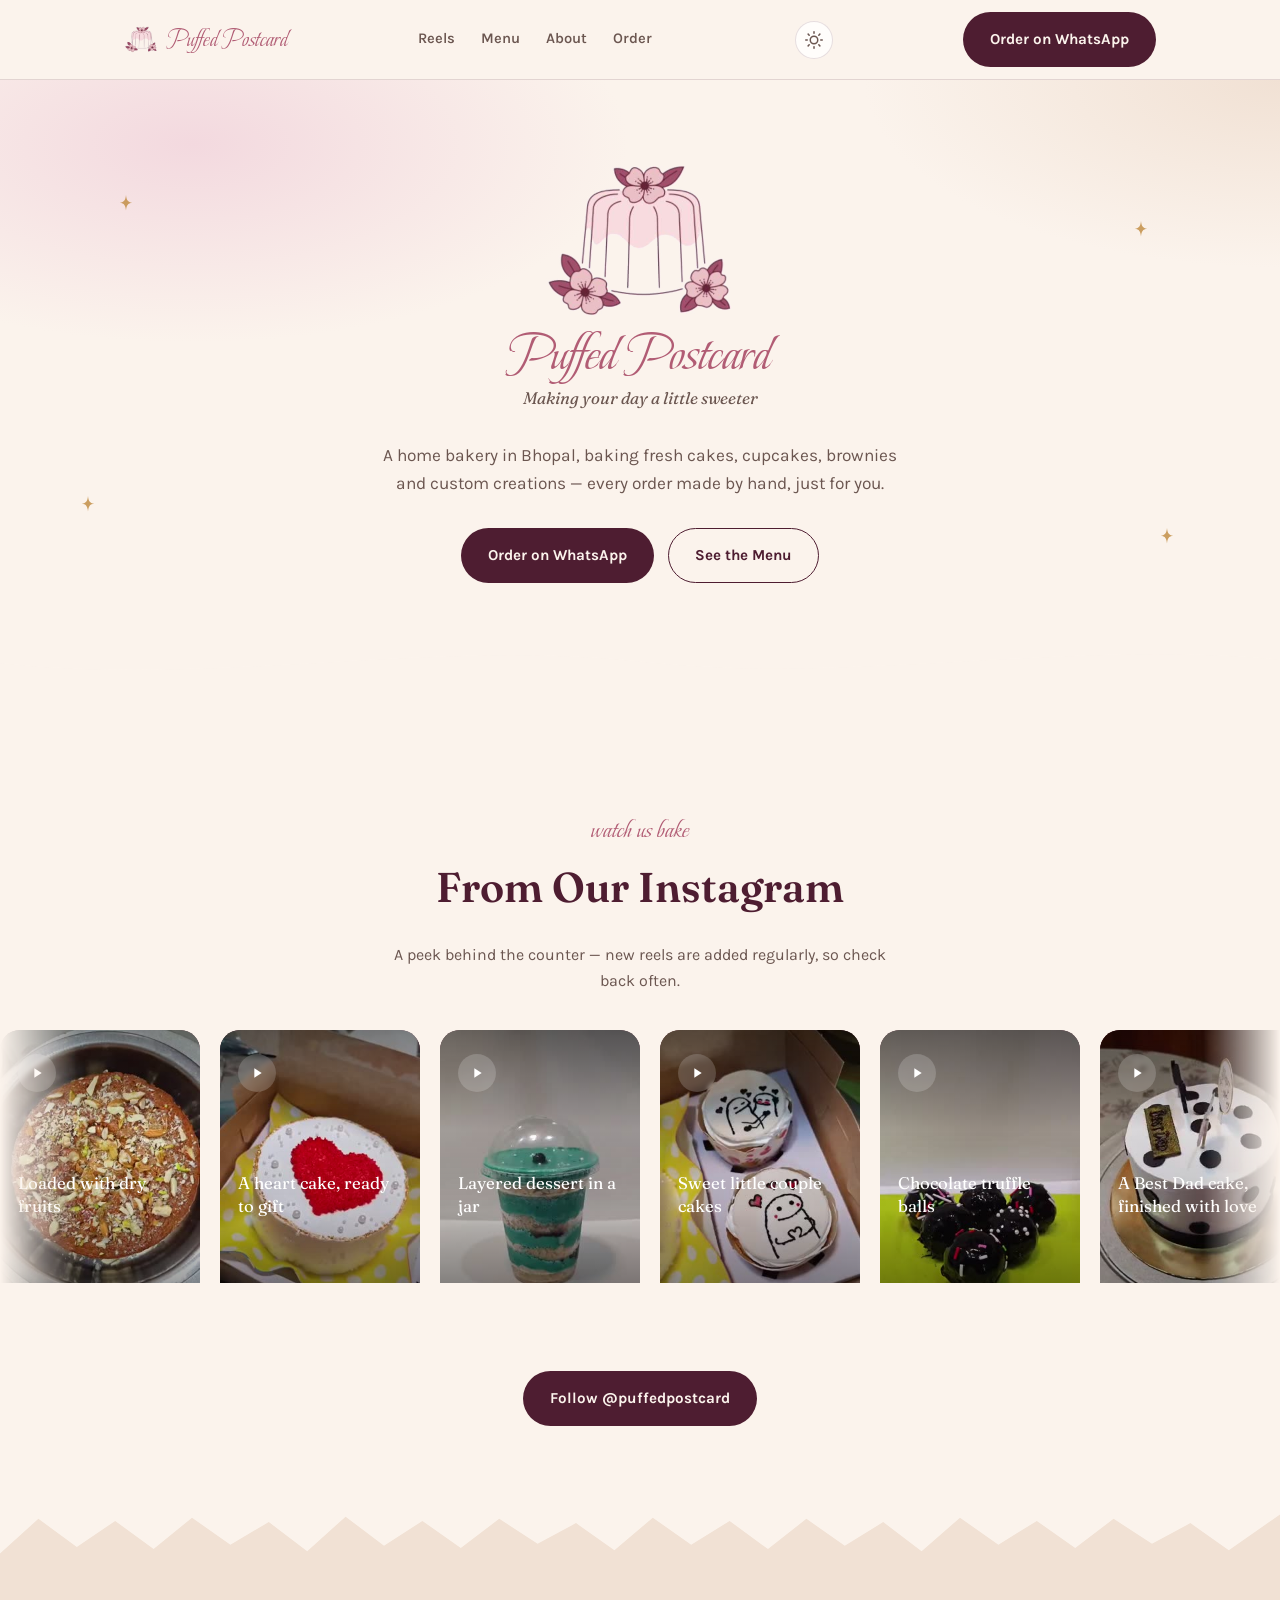
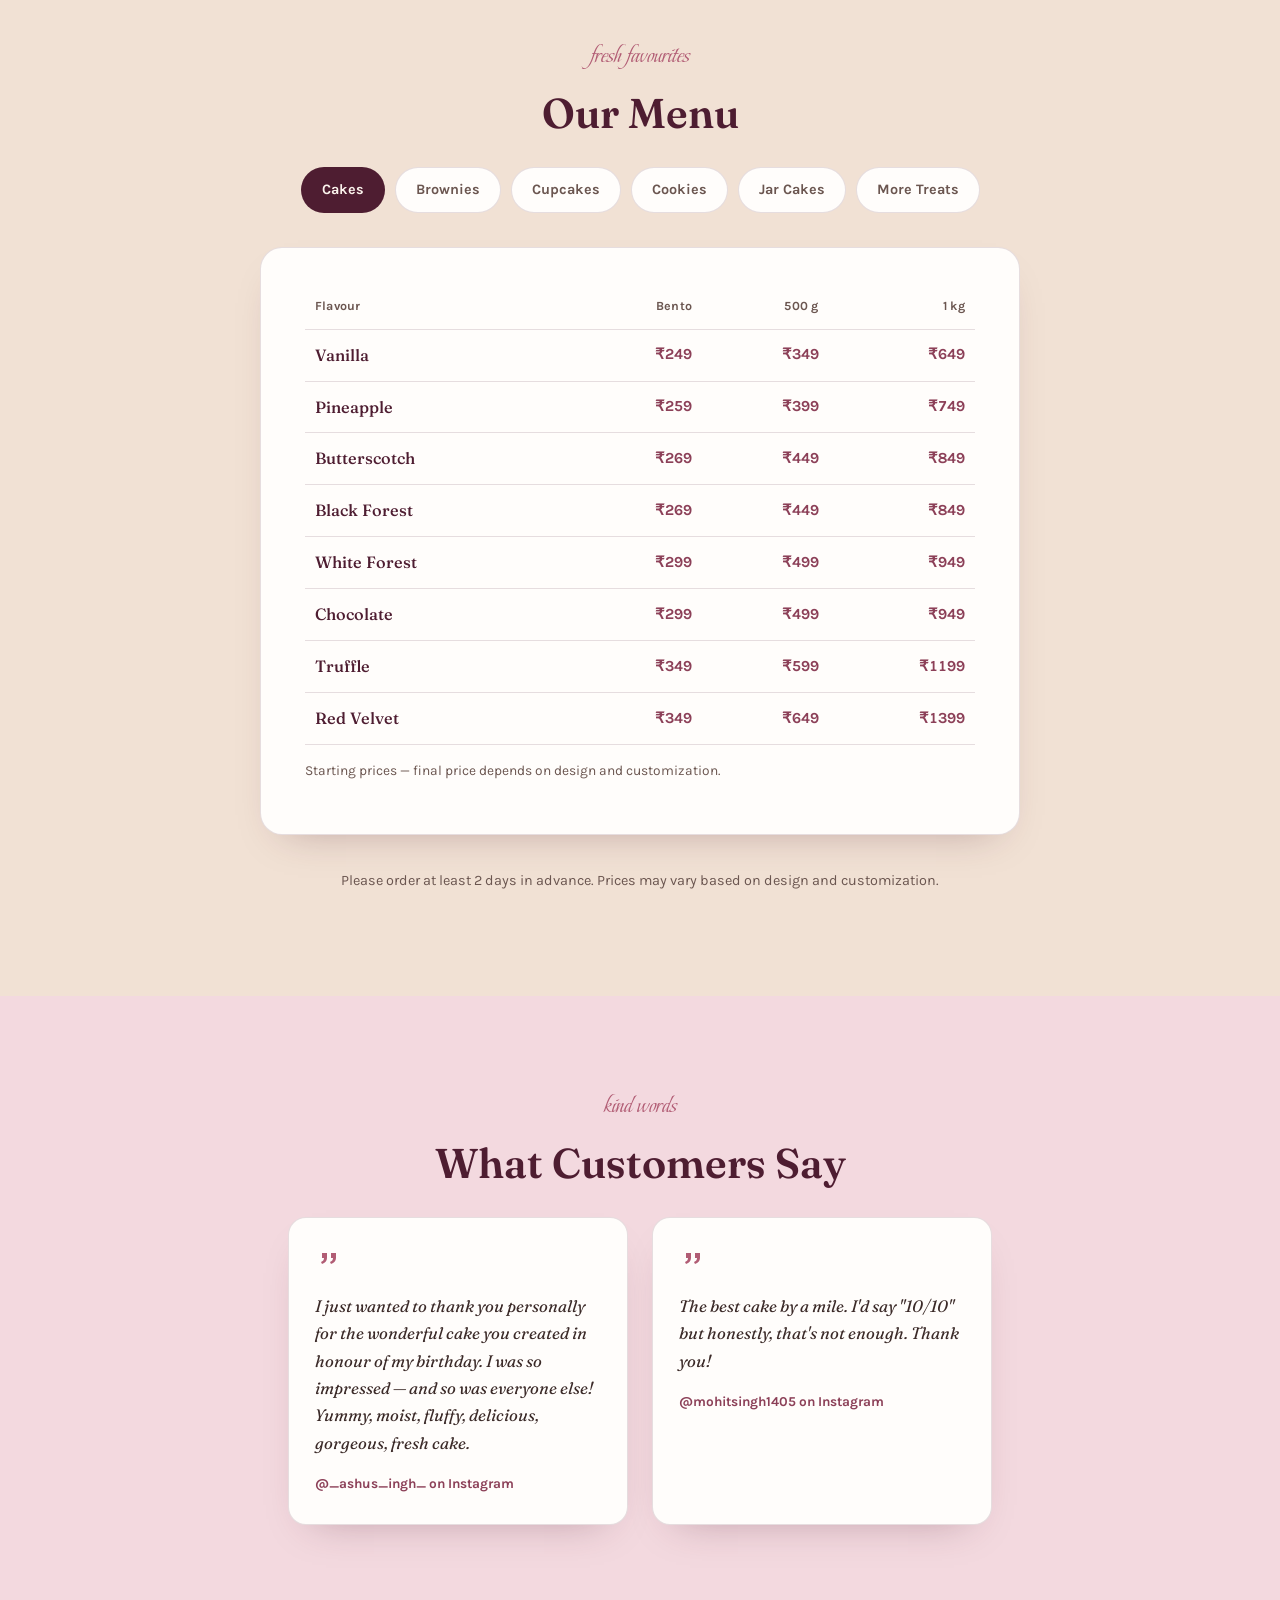
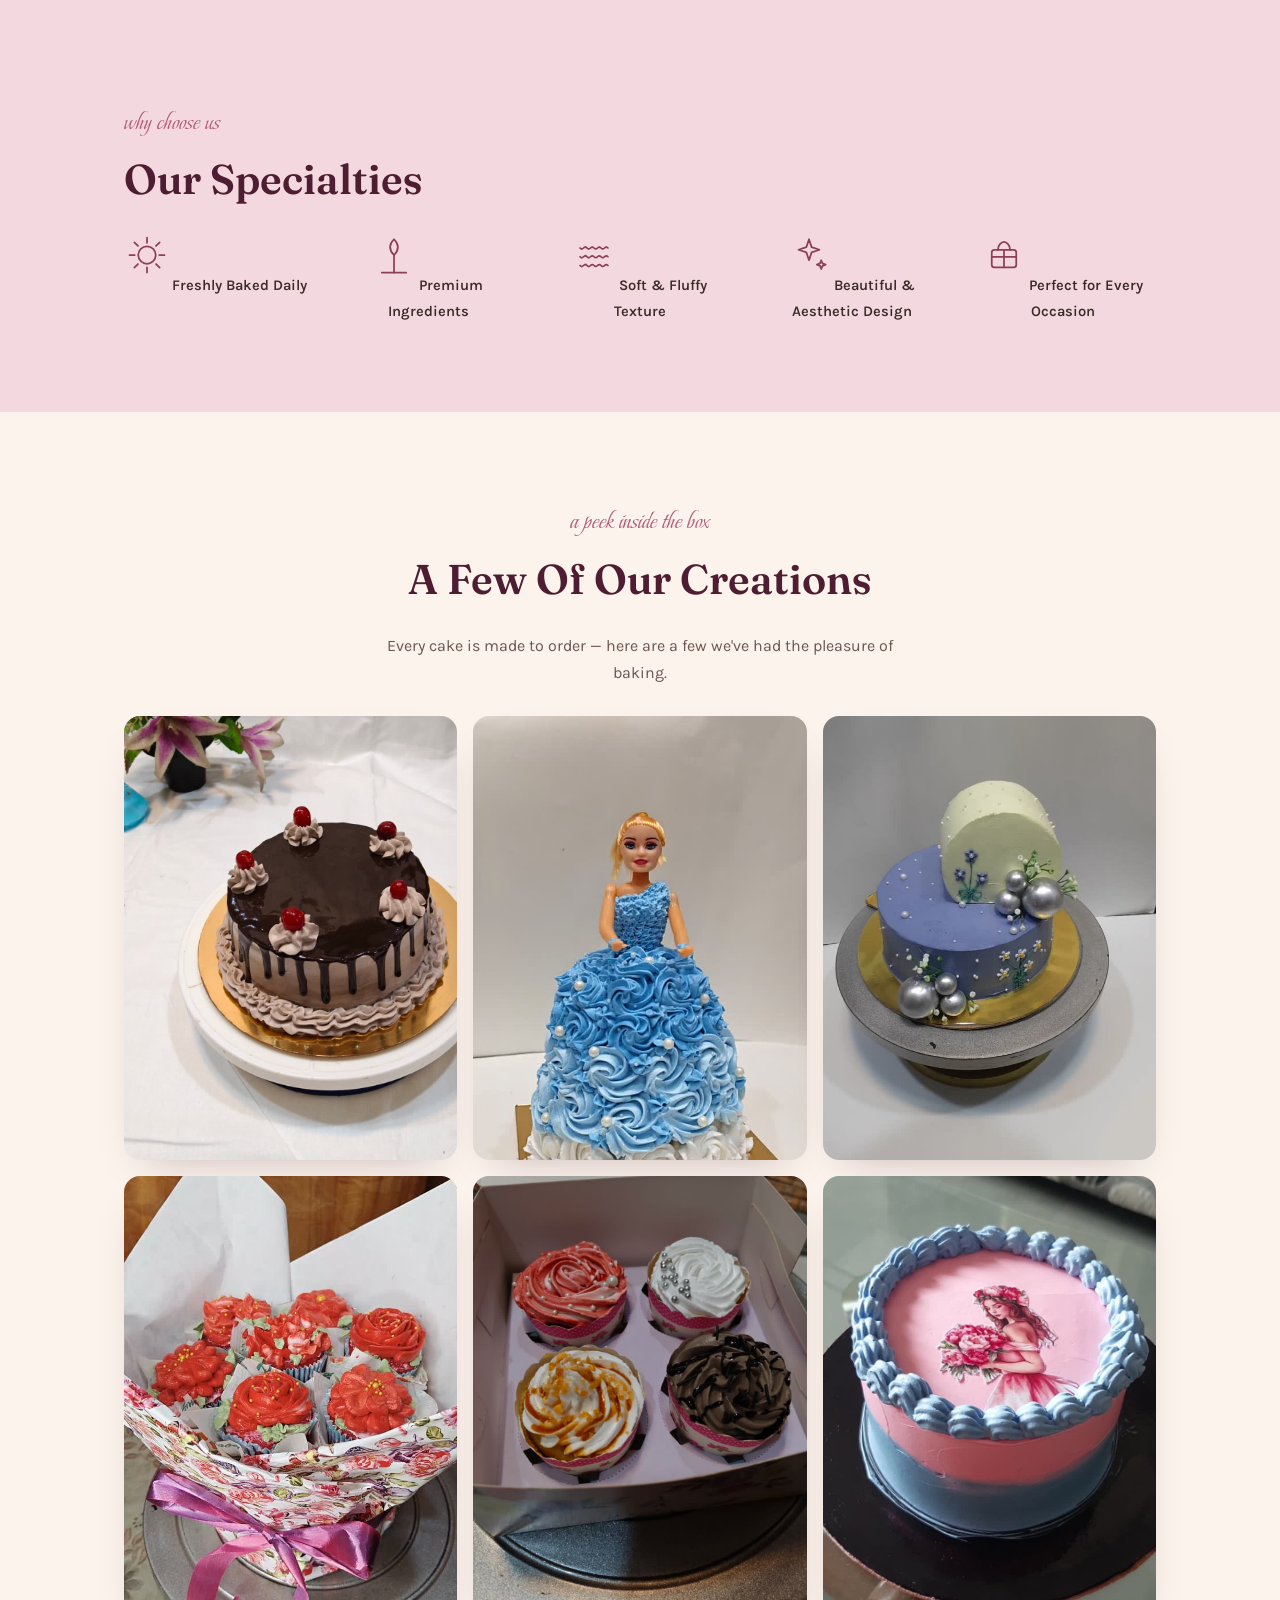
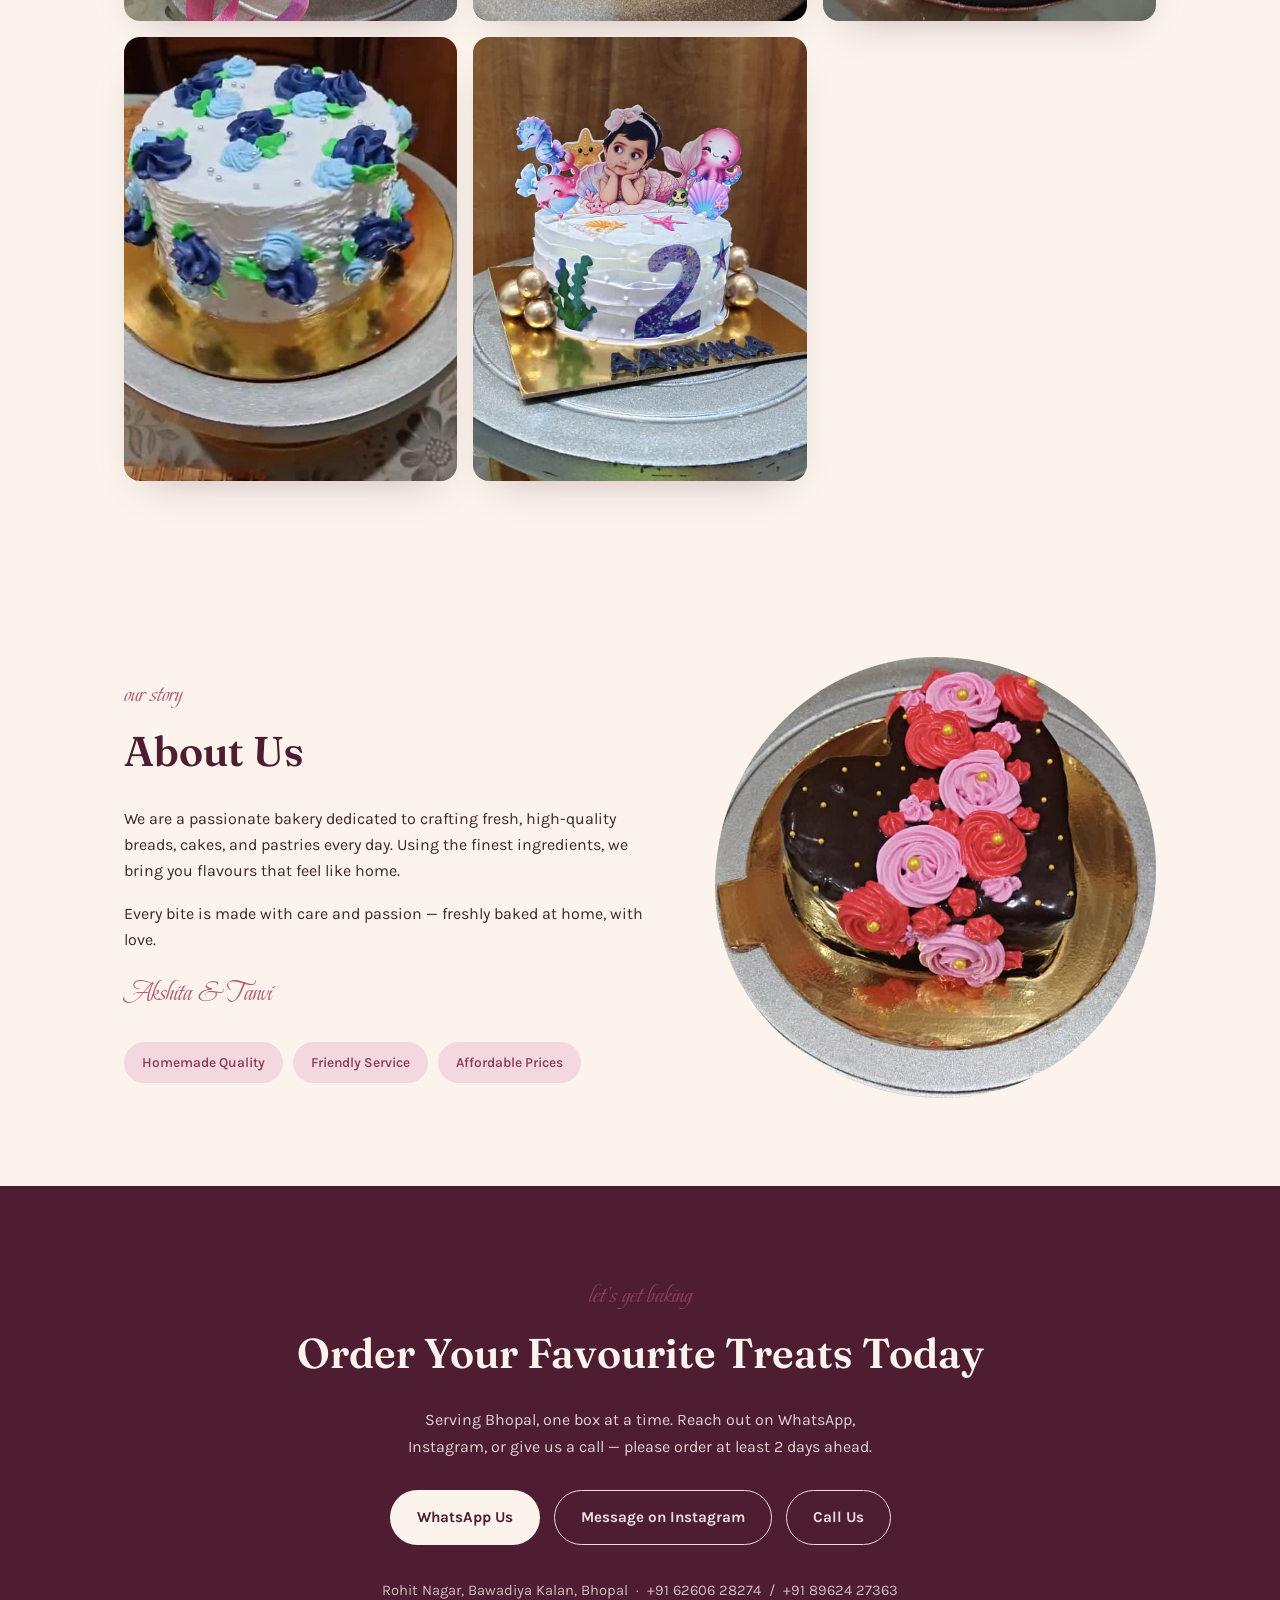
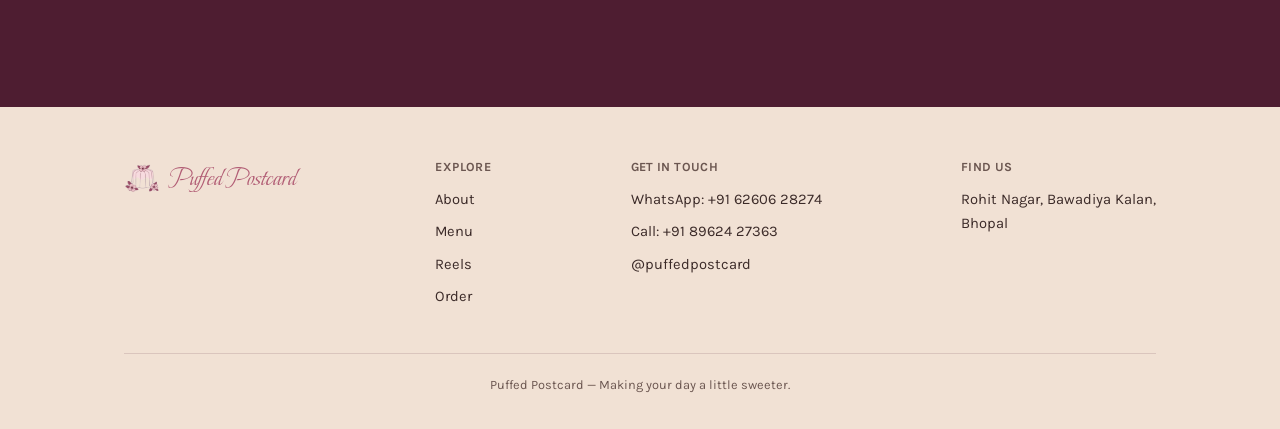
<file: index.html>
<!DOCTYPE html>
<html lang="en">
<head>
<meta charset="UTF-8">
<meta name="viewport" content="width=device-width, initial-scale=1.0">
<script>
  try {
    var savedTheme = localStorage.getItem('theme');
    if (savedTheme === 'light' || savedTheme === 'dark') {
      document.documentElement.setAttribute('data-theme', savedTheme);
    }
  } catch (e) {}
</script>
<title>Puffed Postcard | Home Bakery in Bhopal</title>
<meta name="description" content="Puffed Postcard — a home bakery in Bhopal making fresh cakes, cupcakes, brownies and custom cakes. Order on WhatsApp or Instagram.">
<link rel="canonical" href="https://puffedpostcard.vercel.app/">
<link rel="icon" type="image/png" href="assets/logo-mark.png">
<link rel="apple-touch-icon" href="assets/logo-mark.png">

<!-- Open Graph / social share preview -->
<meta property="og:type" content="website">
<meta property="og:site_name" content="Puffed Postcard">
<meta property="og:title" content="Puffed Postcard | Home Bakery in Bhopal">
<meta property="og:description" content="A home bakery in Bhopal, baking fresh cakes, cupcakes, brownies and custom creations — every order made by hand.">
<meta property="og:url" content="https://puffedpostcard.vercel.app/">
<meta property="og:image" content="https://puffedpostcard.vercel.app/assets/photos/about-cake.jpg">
<meta property="og:locale" content="en_IN">
<meta name="twitter:card" content="summary_large_image">
<meta name="twitter:title" content="Puffed Postcard | Home Bakery in Bhopal">
<meta name="twitter:description" content="A home bakery in Bhopal, baking fresh cakes, cupcakes, brownies and custom creations — every order made by hand.">
<meta name="twitter:image" content="https://puffedpostcard.vercel.app/assets/photos/about-cake.jpg">

<script type="application/ld+json">
{
  "@context": "https://schema.org",
  "@type": "Bakery",
  "name": "Puffed Postcard",
  "image": "https://puffedpostcard.vercel.app/assets/photos/about-cake.jpg",
  "description": "A home bakery in Bhopal making fresh cakes, cupcakes, brownies and custom cakes.",
  "url": "https://puffedpostcard.vercel.app/",
  "telephone": "+91-62606-28274",
  "priceRange": "₹₹",
  "address": {
    "@type": "PostalAddress",
    "streetAddress": "Rohit Nagar, Bawadiya Kalan",
    "addressLocality": "Bhopal",
    "addressRegion": "Madhya Pradesh",
    "addressCountry": "IN"
  },
  "sameAs": ["https://www.instagram.com/puffedpostcard/"]
}
</script>

<link rel="preconnect" href="https://fonts.googleapis.com">
<link rel="preconnect" href="https://fonts.gstatic.com" crossorigin>
<link href="https://fonts.googleapis.com/css2?family=Fraunces:ital,opsz,wght@0,9..144,300..700;1,9..144,400..600&family=Beau+Rivage&family=Karla:ital,wght@0,400;0,500;0,600;0,700;1,400&display=swap" rel="stylesheet">
<link rel="stylesheet" href="styles.css">
</head>
<body>

<nav class="nav">
  <div class="wrap">
    <a class="brand" href="#top">
      <img class="logo-mark" src="assets/logo-mark.png" alt="">
      <span>Puffed Postcard</span>
    </a>
    <div class="nav-links">
      <a href="#reels">Reels</a>
      <a href="#menu">Menu</a>
      <a href="#about">About</a>
      <a href="#order" class="nav-order">Order</a>
    </div>
    <button type="button" class="theme-toggle" id="theme-toggle" aria-label="Switch between light and dark theme">
      <svg class="icon-sun" viewBox="0 0 24 24" fill="none" stroke="currentColor" stroke-width="2" stroke-linecap="round" aria-hidden="true"><circle cx="12" cy="12" r="5"/><path d="M12 1v2M12 21v2M4.2 4.2l1.4 1.4M18.4 18.4l1.4 1.4M1 12h2M21 12h2M4.2 19.8l1.4-1.4M18.4 5.6l1.4-1.4"/></svg>
      <svg class="icon-moon" viewBox="0 0 24 24" fill="none" stroke="currentColor" stroke-width="2" stroke-linecap="round" stroke-linejoin="round" aria-hidden="true"><path d="M21 12.8A9 9 0 1 1 11.2 3 7 7 0 0 0 21 12.8Z"/></svg>
    </button>
    <a class="btn btn-primary nav-cta" href="https://wa.me/916260628274?text=Hi%2C%20I%27d%20like%20to%20place%20an%20order%20with%20Puffed%20Postcard." target="_blank" rel="noopener">Order on WhatsApp</a>
  </div>
</nav>

<header class="hero" id="top">
  <div class="spark s1"><svg aria-hidden="true" viewBox="0 0 24 24" fill="currentColor"><path d="M12 0c.6 5.2 1.8 8 6.8 8.4-5 .4-6.2 3.2-6.8 8.4-.6-5.2-1.8-8-6.8-8.4 5-.4 6.2-3.2 6.8-8.4Z"/></svg></div>
  <div class="spark s2"><svg aria-hidden="true" viewBox="0 0 24 24" fill="currentColor"><path d="M12 0c.6 5.2 1.8 8 6.8 8.4-5 .4-6.2 3.2-6.8 8.4-.6-5.2-1.8-8-6.8-8.4 5-.4 6.2-3.2 6.8-8.4Z"/></svg></div>
  <div class="spark s3"><svg aria-hidden="true" viewBox="0 0 24 24" fill="currentColor"><path d="M12 0c.6 5.2 1.8 8 6.8 8.4-5 .4-6.2 3.2-6.8 8.4-.6-5.2-1.8-8-6.8-8.4 5-.4 6.2-3.2 6.8-8.4Z"/></svg></div>
  <div class="spark s4"><svg aria-hidden="true" viewBox="0 0 24 24" fill="currentColor"><path d="M12 0c.6 5.2 1.8 8 6.8 8.4-5 .4-6.2 3.2-6.8 8.4-.6-5.2-1.8-8-6.8-8.4 5-.4 6.2-3.2 6.8-8.4Z"/></svg></div>
  <div class="wrap">
    <h1 class="sr-only">Puffed Postcard — Home Bakery in Bhopal</h1>
    <img class="hero-logo logo-mark" src="assets/logo-mark.png" alt="">
    <div class="hero-word">Puffed Postcard</div>
    <p class="hero-tag">Making your day a little sweeter</p>
    <p class="lead">A home bakery in Bhopal, baking fresh cakes, cupcakes, brownies and custom creations — every order made by hand, just for you.</p>
    <div class="hero-ctas">
      <a class="btn btn-primary" href="https://wa.me/916260628274?text=Hi%2C%20I%27d%20like%20to%20place%20an%20order%20with%20Puffed%20Postcard." target="_blank" rel="noopener">Order on WhatsApp</a>
      <a class="btn btn-ghost" href="#menu">See the Menu</a>
    </div>
  </div>
  <svg class="wave" aria-hidden="true" viewBox="0 0 1440 60" preserveAspectRatio="none"><path d="M0,30 C240,60 480,0 720,28 C960,58 1200,0 1440,26 L1440,60 L0,60 Z"/></svg>
</header>

<!--
  STALL EVENT — one-off for the Garba Night stall on 15 October.
  This whole section removes itself from the page automatically after
  data-hide-until (see the script at the end of the page) — no manual
  cleanup needed once the event has passed. To change the date, edit
  data-hide-until below.
-->
<section id="stall-event" data-hide-until="2026-10-16">
  <div class="wrap">
    <div class="kicker" style="text-align:center;">upcoming event</div>
    <h2 style="text-align:center;">Meet Us at Garba Night</h2>
    <p style="color:var(--ink-soft); max-width:56ch; margin:0 auto 10px; text-align:center;">We're setting up a stall for Navratri Garba — come say hi! Here's what we're serving:</p>
    <p class="event-meta">📅 15 October &nbsp;·&nbsp; 🕔 5 – 10 PM &nbsp;·&nbsp; 📍 Shri Kamal Garden, Rajharsh Colony, Kolar Rd, Sankhedi, Bhopal 462039</p>

    <div class="menu-card">
      <h4 class="menu-subcat" style="margin-top:0;">Cookies</h4>
      <div class="chip-row">
        <span class="chip">Ajwain Cookies</span>
        <span class="chip">Choco Chip Cookie</span>
        <span class="chip">Navratri Special Cookie</span>
      </div>

      <h4 class="menu-subcat">Jar Cake</h4>
      <div class="chip-row">
        <span class="chip">Chocolate</span>
        <span class="chip">Vanilla</span>
        <span class="chip">Combo</span>
      </div>

      <h4 class="menu-subcat">Also at the Stall</h4>
      <div class="chip-row">
        <span class="chip">Tea Cake</span>
        <span class="chip">Brownie</span>
        <span class="chip">Biscoff Dessert Cup</span>
      </div>

      <p class="menu-note">Cookie and Jar Cake prices &amp; full flavour range are the same as on <a href="#menu">our regular menu</a>.</p>
    </div>
  </div>
</section>

<section id="reels">
  <div class="wrap">
    <div class="kicker">watch us bake</div>
    <h2>From Our Instagram</h2>
    <p style="color:var(--ink-soft); max-width:52ch; margin:0 auto;">A peek behind the counter — new reels are added regularly, so check back often.</p>
  </div>
  <div class="reel-viewport">
    <!--
      HOW TO ADD A NEW REEL
      Duplicate one <a class="reel-card"> block below (there are two identical
      sets, back to back, so the scroll loops seamlessly — add the same new
      card to BOTH sets in the same position). Change href to the reel's real
      Instagram link, point the <video> at a compressed clip in assets/reels/
      (strip audio, ~480px wide, e.g.
      ffmpeg -i in.mp4 -an -vf scale=478:-2 -c:v libx264 -crf 26 -movflags +faststart out.mp4)
      and set poster to a matching still frame, then edit the caption text.
      To remove a reel, delete its block from both sets. To reorder, cut and
      paste a whole block to its new position in both sets.
    -->
    <div class="reel-track">
      <a class="reel-card" href="https://www.instagram.com/puffedpostcard/" target="_blank" rel="noopener">
        <video src="assets/reels/reel1.mp4" poster="assets/reels/reel1.jpg" autoplay muted loop playsinline aria-hidden="true"></video>
        <span class="play"><svg viewBox="0 0 24 24" fill="currentColor" aria-hidden="true"><path d="M8 5v14l11-7Z"/></svg></span>
        <span class="cap">Loaded with dry fruits</span>
        <span class="watch">Watch on Instagram ↗</span>
      </a>
      <a class="reel-card" href="https://www.instagram.com/puffedpostcard/" target="_blank" rel="noopener">
        <video src="assets/reels/reel2.mp4" poster="assets/reels/reel2.jpg" autoplay muted loop playsinline aria-hidden="true"></video>
        <span class="play"><svg viewBox="0 0 24 24" fill="currentColor" aria-hidden="true"><path d="M8 5v14l11-7Z"/></svg></span>
        <span class="cap">A heart cake, ready to gift</span>
        <span class="watch">Watch on Instagram ↗</span>
      </a>
      <a class="reel-card" href="https://www.instagram.com/reel/Db5wfRYsxLZ/" target="_blank" rel="noopener">
        <video src="assets/reels/reel3.mp4" poster="assets/reels/reel3.jpg" autoplay muted loop playsinline aria-hidden="true"></video>
        <span class="play"><svg viewBox="0 0 24 24" fill="currentColor" aria-hidden="true"><path d="M8 5v14l11-7Z"/></svg></span>
        <span class="cap">Layered dessert in a jar</span>
        <span class="watch">Watch on Instagram ↗</span>
      </a>
      <a class="reel-card" href="https://www.instagram.com/puffedpostcard/" target="_blank" rel="noopener">
        <video src="assets/reels/reel4.mp4" poster="assets/reels/reel4.jpg" autoplay muted loop playsinline aria-hidden="true"></video>
        <span class="play"><svg viewBox="0 0 24 24" fill="currentColor" aria-hidden="true"><path d="M8 5v14l11-7Z"/></svg></span>
        <span class="cap">Sweet little couple cakes</span>
        <span class="watch">Watch on Instagram ↗</span>
      </a>
      <a class="reel-card" href="https://www.instagram.com/reel/Db3M1TCs58n/" target="_blank" rel="noopener">
        <video src="assets/reels/reel5.mp4" poster="assets/reels/reel5.jpg" autoplay muted loop playsinline aria-hidden="true"></video>
        <span class="play"><svg viewBox="0 0 24 24" fill="currentColor" aria-hidden="true"><path d="M8 5v14l11-7Z"/></svg></span>
        <span class="cap">Chocolate truffle balls</span>
        <span class="watch">Watch on Instagram ↗</span>
      </a>
      <a class="reel-card" href="https://www.instagram.com/reel/Da0yeq5sY9H/" target="_blank" rel="noopener">
        <video src="assets/reels/reel6.mp4" poster="assets/reels/reel6.jpg" autoplay muted loop playsinline aria-hidden="true"></video>
        <span class="play"><svg viewBox="0 0 24 24" fill="currentColor" aria-hidden="true"><path d="M8 5v14l11-7Z"/></svg></span>
        <span class="cap">A Best Dad cake, finished with love</span>
        <span class="watch">Watch on Instagram ↗</span>
      </a>
      <!-- duplicate set, for a seamless loop -->
      <a class="reel-card" href="https://www.instagram.com/puffedpostcard/" target="_blank" rel="noopener" aria-hidden="true">
        <video src="assets/reels/reel1.mp4" poster="assets/reels/reel1.jpg" autoplay muted loop playsinline aria-hidden="true"></video>
        <span class="play"><svg viewBox="0 0 24 24" fill="currentColor" aria-hidden="true"><path d="M8 5v14l11-7Z"/></svg></span>
        <span class="cap">Loaded with dry fruits</span>
        <span class="watch">Watch on Instagram ↗</span>
      </a>
      <a class="reel-card" href="https://www.instagram.com/puffedpostcard/" target="_blank" rel="noopener" aria-hidden="true">
        <video src="assets/reels/reel2.mp4" poster="assets/reels/reel2.jpg" autoplay muted loop playsinline aria-hidden="true"></video>
        <span class="play"><svg viewBox="0 0 24 24" fill="currentColor" aria-hidden="true"><path d="M8 5v14l11-7Z"/></svg></span>
        <span class="cap">A heart cake, ready to gift</span>
        <span class="watch">Watch on Instagram ↗</span>
      </a>
      <a class="reel-card" href="https://www.instagram.com/reel/Db5wfRYsxLZ/" target="_blank" rel="noopener" aria-hidden="true">
        <video src="assets/reels/reel3.mp4" poster="assets/reels/reel3.jpg" autoplay muted loop playsinline aria-hidden="true"></video>
        <span class="play"><svg viewBox="0 0 24 24" fill="currentColor" aria-hidden="true"><path d="M8 5v14l11-7Z"/></svg></span>
        <span class="cap">Layered dessert in a jar</span>
        <span class="watch">Watch on Instagram ↗</span>
      </a>
      <a class="reel-card" href="https://www.instagram.com/puffedpostcard/" target="_blank" rel="noopener" aria-hidden="true">
        <video src="assets/reels/reel4.mp4" poster="assets/reels/reel4.jpg" autoplay muted loop playsinline aria-hidden="true"></video>
        <span class="play"><svg viewBox="0 0 24 24" fill="currentColor" aria-hidden="true"><path d="M8 5v14l11-7Z"/></svg></span>
        <span class="cap">Sweet little couple cakes</span>
        <span class="watch">Watch on Instagram ↗</span>
      </a>
      <a class="reel-card" href="https://www.instagram.com/reel/Db3M1TCs58n/" target="_blank" rel="noopener" aria-hidden="true">
        <video src="assets/reels/reel5.mp4" poster="assets/reels/reel5.jpg" autoplay muted loop playsinline aria-hidden="true"></video>
        <span class="play"><svg viewBox="0 0 24 24" fill="currentColor" aria-hidden="true"><path d="M8 5v14l11-7Z"/></svg></span>
        <span class="cap">Chocolate truffle balls</span>
        <span class="watch">Watch on Instagram ↗</span>
      </a>
      <a class="reel-card" href="https://www.instagram.com/reel/Da0yeq5sY9H/" target="_blank" rel="noopener" aria-hidden="true">
        <video src="assets/reels/reel6.mp4" poster="assets/reels/reel6.jpg" autoplay muted loop playsinline aria-hidden="true"></video>
        <span class="play"><svg viewBox="0 0 24 24" fill="currentColor" aria-hidden="true"><path d="M8 5v14l11-7Z"/></svg></span>
        <span class="cap">A Best Dad cake, finished with love</span>
        <span class="watch">Watch on Instagram ↗</span>
      </a>
    </div>
  </div>
  <div class="reel-cta">
    <a class="btn btn-primary" href="https://www.instagram.com/puffedpostcard/" target="_blank" rel="noopener">Follow @puffedpostcard</a>
  </div>
</section>

<section id="menu">
  <div class="wrap">
    <div style="text-align:center;">
      <div class="kicker">fresh favourites</div>
      <h2>Our Menu</h2>
    </div>

    <div class="menu-tabs">
      <input type="radio" name="mtab" id="mtab-cakes" class="mtab-input" checked>
      <input type="radio" name="mtab" id="mtab-brownies" class="mtab-input">
      <input type="radio" name="mtab" id="mtab-cupcakes" class="mtab-input">
      <input type="radio" name="mtab" id="mtab-cookies" class="mtab-input">
      <input type="radio" name="mtab" id="mtab-jarcakes" class="mtab-input">
      <input type="radio" name="mtab" id="mtab-more" class="mtab-input">

      <div class="tab-bar">
        <label for="mtab-cakes">Cakes</label>
        <label for="mtab-brownies">Brownies</label>
        <label for="mtab-cupcakes">Cupcakes</label>
        <label for="mtab-cookies">Cookies</label>
        <label for="mtab-jarcakes">Jar Cakes</label>
        <label for="mtab-more">More Treats</label>
      </div>

      <div class="tab-panel panel-cakes">
        <div class="menu-card">
          <table class="price-table">
            <thead><tr><th>Flavour</th><th class="num">Bento</th><th class="num">500 g</th><th class="num">1 kg</th></tr></thead>
            <tbody>
              <tr><td class="flavour">Vanilla</td><td class="price num">₹249</td><td class="price num">₹349</td><td class="price num">₹649</td></tr>
              <tr><td class="flavour">Pineapple</td><td class="price num">₹259</td><td class="price num">₹399</td><td class="price num">₹749</td></tr>
              <tr><td class="flavour">Butterscotch</td><td class="price num">₹269</td><td class="price num">₹449</td><td class="price num">₹849</td></tr>
              <tr><td class="flavour">Black Forest</td><td class="price num">₹269</td><td class="price num">₹449</td><td class="price num">₹849</td></tr>
              <tr><td class="flavour">White Forest</td><td class="price num">₹299</td><td class="price num">₹499</td><td class="price num">₹949</td></tr>
              <tr><td class="flavour">Chocolate</td><td class="price num">₹299</td><td class="price num">₹499</td><td class="price num">₹949</td></tr>
              <tr><td class="flavour">Truffle</td><td class="price num">₹349</td><td class="price num">₹599</td><td class="price num">₹1199</td></tr>
              <tr><td class="flavour">Red Velvet</td><td class="price num">₹349</td><td class="price num">₹649</td><td class="price num">₹1399</td></tr>
            </tbody>
          </table>
          <p class="menu-note">Starting prices — final price depends on design and customization.</p>
        </div>
      </div>

      <div class="tab-panel panel-brownies">
        <div class="menu-card">
          <ul class="piece-list">
            <li><span class="name">Fudgy</span><span class="price">₹85 / piece</span></li>
            <li><span class="name">Cakey</span><span class="price">₹60 / piece</span></li>
            <li><span class="name">Chewy</span><span class="price">Coming soon</span></li>
          </ul>
          <p class="menu-note">Extra charges apply for toppings.</p>
        </div>
      </div>

      <div class="tab-panel panel-cupcakes">
        <div class="menu-card">
          <ul class="piece-list">
            <li><span class="name">Vanilla</span><span class="price">₹50 / piece</span></li>
            <li><span class="name">Butterscotch</span><span class="price">₹60 / piece</span></li>
            <li><span class="name">Chocolate</span><span class="price">₹70 / piece</span></li>
            <li><span class="name">Red Velvet</span><span class="price">₹80 / piece</span></li>
          </ul>
          <p class="menu-note">Filling available for all cupcake flavours.</p>
        </div>
      </div>

      <div class="tab-panel panel-cookies">
        <div class="menu-card">
          <ul class="piece-list">
            <li><span class="name">Ajwain Cookies <span class="badge-new" data-new-until="2026-10-22">New</span></span><span class="price">₹18 / packet of 2</span></li>
            <li><span class="name">Choco Chip Cookie <span class="badge-new" data-new-until="2026-10-22">New</span></span><span class="price">₹50 / packet of 2</span></li>
            <li><span class="name">Navratri Special Cookie <span class="badge-new" data-new-until="2026-10-22">New</span></span><span class="price">₹45 / packet of 2</span></li>
          </ul>
        </div>
      </div>

      <div class="tab-panel panel-jarcakes">
        <div class="menu-card">
          <h4 class="menu-subcat">Classic <span class="menu-subunit">(100 ml)</span></h4>
          <ul class="piece-list">
            <li><span class="name">Vanilla <span class="badge-new" data-new-until="2026-10-22">New</span></span><span class="price">₹50</span></li>
            <li><span class="name">Pineapple <span class="badge-new" data-new-until="2026-10-22">New</span></span><span class="price">₹60</span></li>
            <li><span class="name">Butterscotch <span class="badge-new" data-new-until="2026-10-22">New</span></span><span class="price">₹60</span></li>
            <li><span class="name">Chocolate <span class="badge-new" data-new-until="2026-10-22">New</span></span><span class="price">₹60</span></li>
          </ul>
          <p class="combo-accent"><svg viewBox="0 0 24 24" fill="none" stroke="currentColor" stroke-width="2" stroke-linecap="round" stroke-linejoin="round" aria-hidden="true"><path d="M20.59 13.41 12 22l-9-9V3h10l7.59 7.59a2 2 0 0 1 0 2.82Z"/><circle cx="7.5" cy="7.5" r="1.5"/></svg>Classic, any 2 for ₹99</p>

          <h4 class="menu-subcat">Signature</h4>
          <ul class="piece-list">
            <li><span class="name">Cookie and Cream <span class="badge-new" data-new-until="2026-10-22">New</span></span><span class="price">₹70</span></li>
            <li><span class="name">Oreo <span class="badge-new" data-new-until="2026-10-22">New</span></span><span class="price">₹70</span></li>
            <li><span class="name">Truffle <span class="badge-new" data-new-until="2026-10-22">New</span></span><span class="price">₹80</span></li>
          </ul>
          <p class="combo-accent"><svg viewBox="0 0 24 24" fill="none" stroke="currentColor" stroke-width="2" stroke-linecap="round" stroke-linejoin="round" aria-hidden="true"><path d="M20.59 13.41 12 22l-9-9V3h10l7.59 7.59a2 2 0 0 1 0 2.82Z"/><circle cx="7.5" cy="7.5" r="1.5"/></svg>Signature, any 2 for ₹139</p>

          <h4 class="menu-subcat">Premium</h4>
          <ul class="piece-list">
            <li><span class="name">Blueberry <span class="badge-new" data-new-until="2026-10-22">New</span></span><span class="price">₹90</span></li>
            <li><span class="name">Strawberry <span class="badge-new" data-new-until="2026-10-22">New</span></span><span class="price">₹90</span></li>
            <li><span class="name">Red Velvet <span class="badge-new" data-new-until="2026-10-22">New</span></span><span class="price">₹90</span></li>
          </ul>
          <p class="combo-accent"><svg viewBox="0 0 24 24" fill="none" stroke="currentColor" stroke-width="2" stroke-linecap="round" stroke-linejoin="round" aria-hidden="true"><path d="M20.59 13.41 12 22l-9-9V3h10l7.59 7.59a2 2 0 0 1 0 2.82Z"/><circle cx="7.5" cy="7.5" r="1.5"/></svg>Premium, any 2 for ₹169</p>

          <div class="combo-pill">🎁 Mix &amp; match: any 2 → ₹15 off &nbsp;·&nbsp; any 4 → ₹45 off</div>
        </div>
      </div>

      <div class="tab-panel panel-more">
        <div class="menu-card">
          <div class="more-grid">
            <div class="more-card"><strong>Cookies &amp; Brookies</strong><span>Ask us for pricing</span></div>
            <div class="more-card"><strong>Tea Cakes &amp; Desserts</strong><span>Ask us for pricing</span></div>
            <div class="more-card"><strong>Custom Cakes</strong><span>Priced by design</span></div>
          </div>
          <div style="text-align:center;">
            <a class="btn btn-primary" href="https://wa.me/916260628274?text=Hi%2C%20I%27d%20like%20to%20know%20more%20about%20your%20menu." target="_blank" rel="noopener">Ask on WhatsApp</a>
          </div>
        </div>
      </div>
    </div>

    <p class="menu-foot">Please order at least 2 days in advance. Prices may vary based on design and customization.</p>
  </div>
</section>

<!--
  TESTIMONIALS
  Two real quotes are in from Instagram highlights so far. To add a third,
  duplicate one <div class="testi-card"> block, swap the quote and the
  handle. Cards center automatically whether there are 2 or 3 of them.
-->
<section id="testimonials">
  <div class="wrap">
    <div class="kicker" style="text-align:center;">kind words</div>
    <h2 style="text-align:center;">What Customers Say</h2>
    <div class="testi-grid">
      <div class="testi-card">
        <svg viewBox="0 0 24 24" fill="currentColor" aria-hidden="true"><path d="M7 7h5v5c0 3-2 5-5 6l-1-2c2-1 3-2 3-4H7V7Zm9 0h5v5c0 3-2 5-5 6l-1-2c2-1 3-2 3-4h-2V7Z"/></svg>
        <p>I just wanted to thank you personally for the wonderful cake you created in honour of my birthday. I was so impressed — and so was everyone else! Yummy, moist, fluffy, delicious, gorgeous, fresh cake.</p>
        <div class="who">@_ashus_ingh_ on Instagram</div>
      </div>
      <div class="testi-card">
        <svg viewBox="0 0 24 24" fill="currentColor" aria-hidden="true"><path d="M7 7h5v5c0 3-2 5-5 6l-1-2c2-1 3-2 3-4H7V7Zm9 0h5v5c0 3-2 5-5 6l-1-2c2-1 3-2 3-4h-2V7Z"/></svg>
        <p>The best cake by a mile. I'd say "10/10" but honestly, that's not enough. Thank you!</p>
        <div class="who">@mohitsingh1405 on Instagram</div>
      </div>
    </div>
  </div>
</section>

<section id="specialties">
  <div class="wrap">
    <div class="kicker">why choose us</div>
    <h2>Our Specialties</h2>
    <div class="spec-row">
      <div class="spec-item">
        <svg viewBox="0 0 48 48" fill="none" stroke="currentColor" stroke-width="2" stroke-linecap="round" stroke-linejoin="round" aria-hidden="true"><circle cx="24" cy="24" r="10"/><path d="M24 4v6M24 38v6M4 24h6M38 24h6M9.5 9.5l4.2 4.2M34.3 34.3l4.2 4.2M9.5 38.5l4.2-4.2M34.3 13.7l4.2-4.2"/></svg>
        <span>Freshly Baked Daily</span>
      </div>
      <div class="spec-item">
        <svg viewBox="0 0 48 48" fill="none" stroke="currentColor" stroke-width="2" stroke-linecap="round" stroke-linejoin="round" aria-hidden="true"><path d="M24 6c6 6 6 12 0 18-6-6-6-12 0-18Z"/><path d="M10 44h28"/><path d="M24 24v20"/></svg>
        <span>Premium Ingredients</span>
      </div>
      <div class="spec-item">
        <svg viewBox="0 0 48 48" fill="none" stroke="currentColor" stroke-width="2" stroke-linecap="round" stroke-linejoin="round" aria-hidden="true"><path d="M8 16c4 4 4-4 8 0s4-4 8 0 4-4 8 0 4-4 8 0"/><path d="M8 26c4 4 4-4 8 0s4-4 8 0 4-4 8 0 4-4 8 0"/><path d="M8 36c4 4 4-4 8 0s4-4 8 0 4-4 8 0 4-4 8 0"/></svg>
        <span>Soft &amp; Fluffy Texture</span>
      </div>
      <div class="spec-item">
        <svg viewBox="0 0 48 48" fill="none" stroke="currentColor" stroke-width="2" stroke-linecap="round" stroke-linejoin="round" aria-hidden="true"><path d="M24 6l3 9 9 3-9 3-3 9-3-9-9-3 9-3 3-9Z"/><path d="M38 30l1.4 3.6L43 35l-3.6 1.4L38 40l-1.4-3.6L33 35l3.6-1.4L38 30Z"/></svg>
        <span>Beautiful &amp; Aesthetic Design</span>
      </div>
      <div class="spec-item">
        <svg viewBox="0 0 48 48" fill="none" stroke="currentColor" stroke-width="2" stroke-linecap="round" stroke-linejoin="round" aria-hidden="true"><rect x="10" y="18" width="28" height="20" rx="3"/><path d="M10 26h28M24 18v20M17 18c0-5 4-9 7-9s7 4 7 9"/></svg>
        <span>Perfect for Every Occasion</span>
      </div>
    </div>
  </div>
</section>

<section id="gallery">
  <div class="wrap">
    <div class="kicker" style="text-align:center;">a peek inside the box</div>
    <h2 style="text-align:center;">A Few Of Our Creations</h2>
    <p style="color:var(--ink-soft); max-width:52ch; margin:0 auto; text-align:center;">Every cake is made to order — here are a few we've had the pleasure of baking.</p>
    <div class="gallery-grid">
      <img src="assets/photos/gallery-1.jpg" alt="Chocolate cake topped with cherries and buttercream swirls">
      <img src="assets/photos/gallery-3.jpg" alt="Princess doll cake with a blue buttercream rosette gown">
      <img src="assets/photos/gallery-5.jpg" alt="Two-tier lavender and cream cake with silver sugar pearls">
      <img src="assets/photos/gallery-4.jpg" alt="Bouquet of rose-topped cupcakes wrapped like flowers">
      <img src="assets/photos/gallery-6.jpg" alt="Box of four assorted cupcakes with different toppings">
      <img src="assets/photos/gallery-7.jpg" alt="Pink cake with a printed illustration of a girl holding flowers">
      <img src="assets/photos/gallery-8.jpg" alt="White cake with navy and light blue buttercream flowers">
      <img src="assets/photos/gallery-9.jpg" alt="Mermaid-themed 2nd birthday cake with cute sea-creature toppers">
    </div>
  </div>
</section>

<section id="about">
  <div class="wrap about-grid">
    <div>
      <div class="kicker">our story</div>
      <h2>About Us</h2>
      <p>We are a passionate bakery dedicated to crafting fresh, high-quality breads, cakes, and pastries every day. Using the finest ingredients, we bring you flavours that feel like home.</p>
      <p>Every bite is made with care and passion — freshly baked at home, with love.</p>
      <span class="about-sign">Akshita &amp; Tanvi</span>
      <div class="chip-row">
        <span class="chip">Homemade Quality</span>
        <span class="chip">Friendly Service</span>
        <span class="chip">Affordable Prices</span>
      </div>
    </div>
    <div class="about-art">
      <img src="assets/photos/about-cake.jpg" alt="A heart-shaped chocolate cake decorated with pink and red buttercream roses, made by Puffed Postcard">
    </div>
  </div>
</section>

<section id="order">
  <div class="wrap">
    <div class="kicker">let's get baking</div>
    <h2>Order Your Favourite Treats Today</h2>
    <p class="lead">Serving Bhopal, one box at a time. Reach out on WhatsApp, Instagram, or give us a call — please order at least 2 days ahead.</p>
    <div class="order-ctas">
      <a class="btn btn-primary" href="https://wa.me/916260628274?text=Hi%2C%20I%27d%20like%20to%20place%20an%20order%20with%20Puffed%20Postcard." target="_blank" rel="noopener">WhatsApp Us</a>
      <a class="btn btn-outline" href="https://www.instagram.com/puffedpostcard/" target="_blank" rel="noopener">Message on Instagram</a>
      <a class="btn btn-outline" href="tel:+916260628274">Call Us</a>
    </div>
    <p class="order-addr">Rohit Nagar, Bawadiya Kalan, Bhopal &nbsp;·&nbsp; +91 62606 28274 &nbsp;/&nbsp; +91 89624 27363</p>
  </div>
</section>

<footer>
  <div class="wrap">
    <div class="foot-grid">
      <div class="foot-brand">
        <img class="logo-mark" src="assets/logo-mark.png" alt="">
        <span>Puffed Postcard</span>
      </div>
      <div class="foot-col">
        <h5>EXPLORE</h5>
        <a href="#about">About</a>
        <a href="#menu">Menu</a>
        <a href="#reels">Reels</a>
        <a href="#order">Order</a>
      </div>
      <div class="foot-col">
        <h5>GET IN TOUCH</h5>
        <a href="https://wa.me/916260628274" target="_blank" rel="noopener">WhatsApp: +91 62606 28274</a>
        <a href="tel:+918962427363">Call: +91 89624 27363</a>
        <a href="https://www.instagram.com/puffedpostcard/" target="_blank" rel="noopener">@puffedpostcard</a>
      </div>
      <div class="foot-col">
        <h5>FIND US</h5>
        <p>Rohit Nagar, Bawadiya Kalan,<br>Bhopal</p>
      </div>
    </div>
    <div class="foot-bottom">Puffed Postcard — Making your day a little sweeter.</div>
  </div>
</footer>


<script>
  // Manual light/dark toggle. The inline script in <head> already applies
  // any saved choice before first paint; this just wires up the click.
  document.getElementById('theme-toggle').addEventListener('click', function () {
    var root = document.documentElement;
    var current = root.getAttribute('data-theme');
    var isDark = current ? current === 'dark' : window.matchMedia('(prefers-color-scheme: dark)').matches;
    var next = isDark ? 'light' : 'dark';
    root.setAttribute('data-theme', next);
    try { localStorage.setItem('theme', next); } catch (e) {}
  });

  if (window.matchMedia('(prefers-reduced-motion: reduce)').matches) {
    document.querySelectorAll('.reel-card video').forEach(function (v) {
      v.removeAttribute('autoplay');
      v.pause();
    });
  }

  // "New" badges (see styles.css .badge-new) carry a data-new-until date
  // and disappear on their own once that date has passed — no manual cleanup needed.
  document.querySelectorAll('.badge-new[data-new-until]').forEach(function (badge) {
    if (new Date() > new Date(badge.getAttribute('data-new-until'))) {
      badge.remove();
    }
  });

  // Whole sections (e.g. #stall-event) can carry a data-hide-until date to
  // remove themselves from the page once a one-off event has passed.
  document.querySelectorAll('[data-hide-until]').forEach(function (el) {
    if (new Date() > new Date(el.getAttribute('data-hide-until'))) {
      el.remove();
    }
  });
</script>
</body>
</html>
</file>
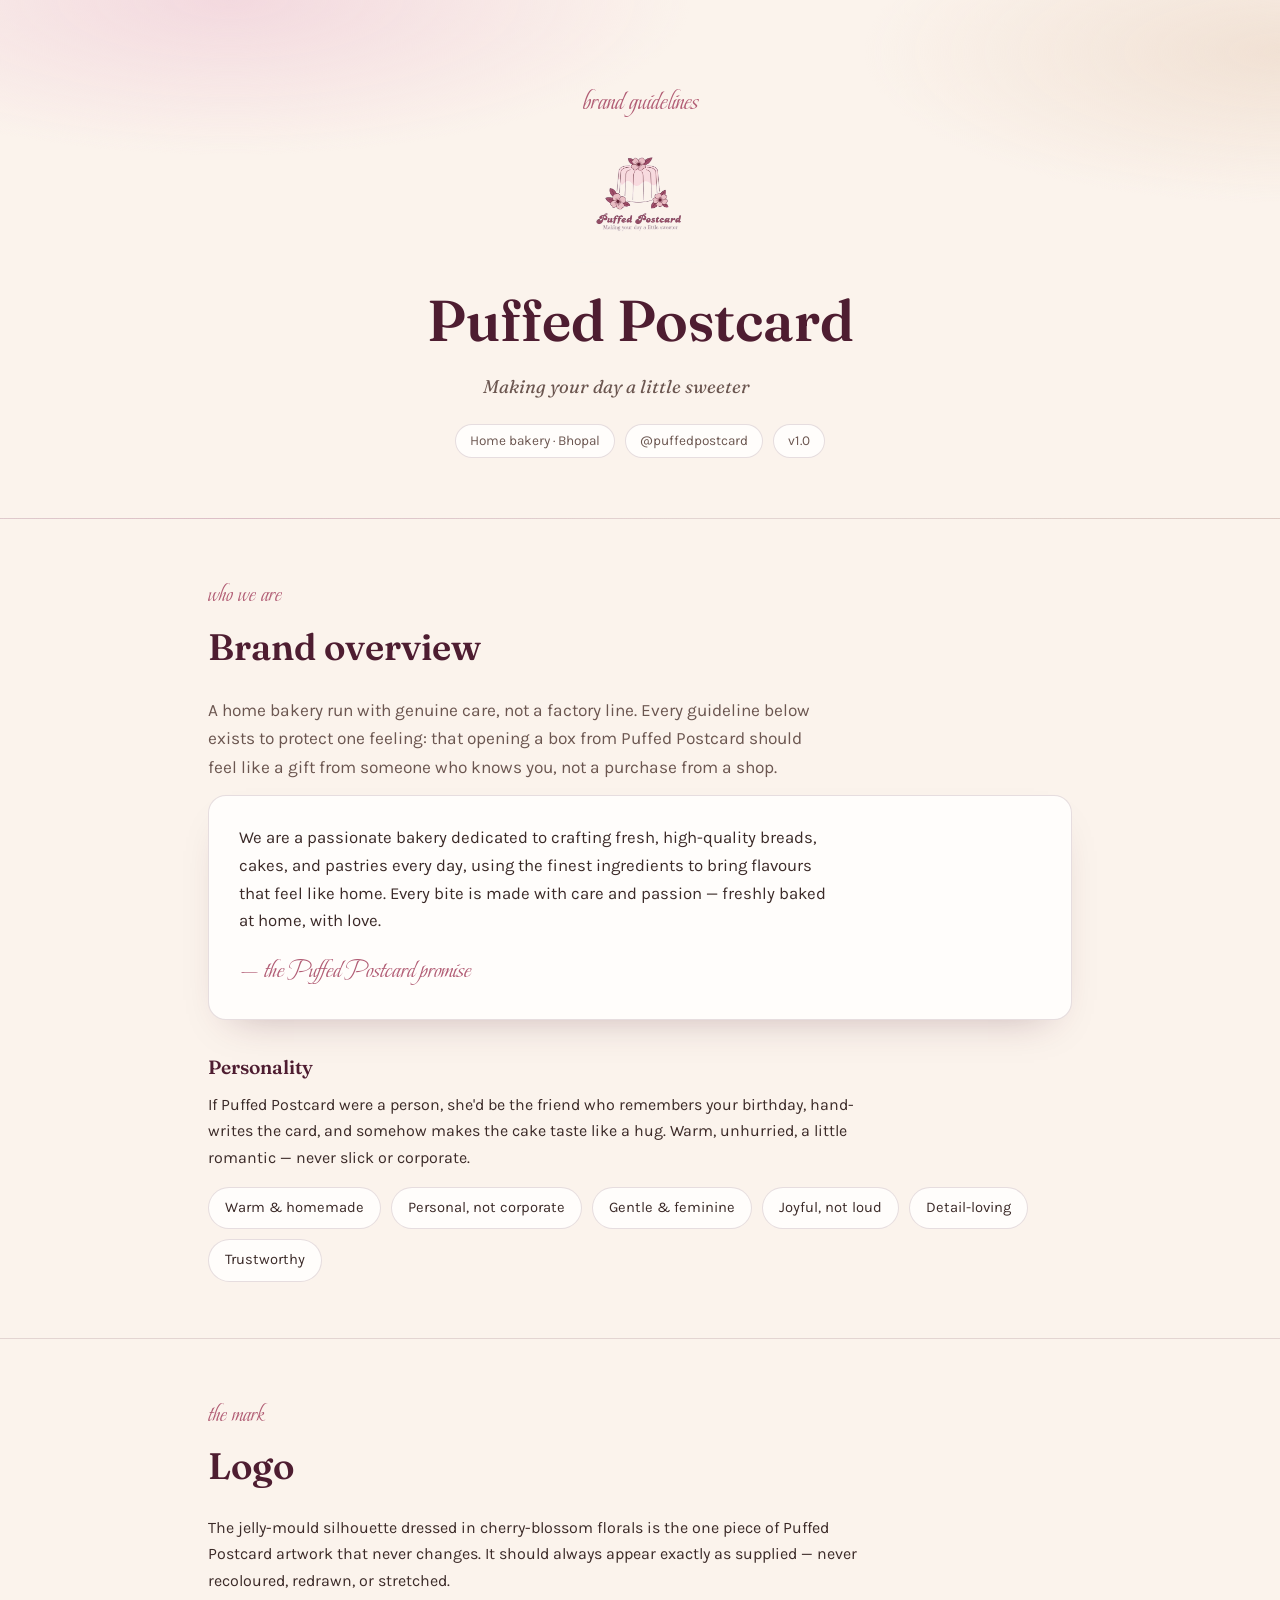
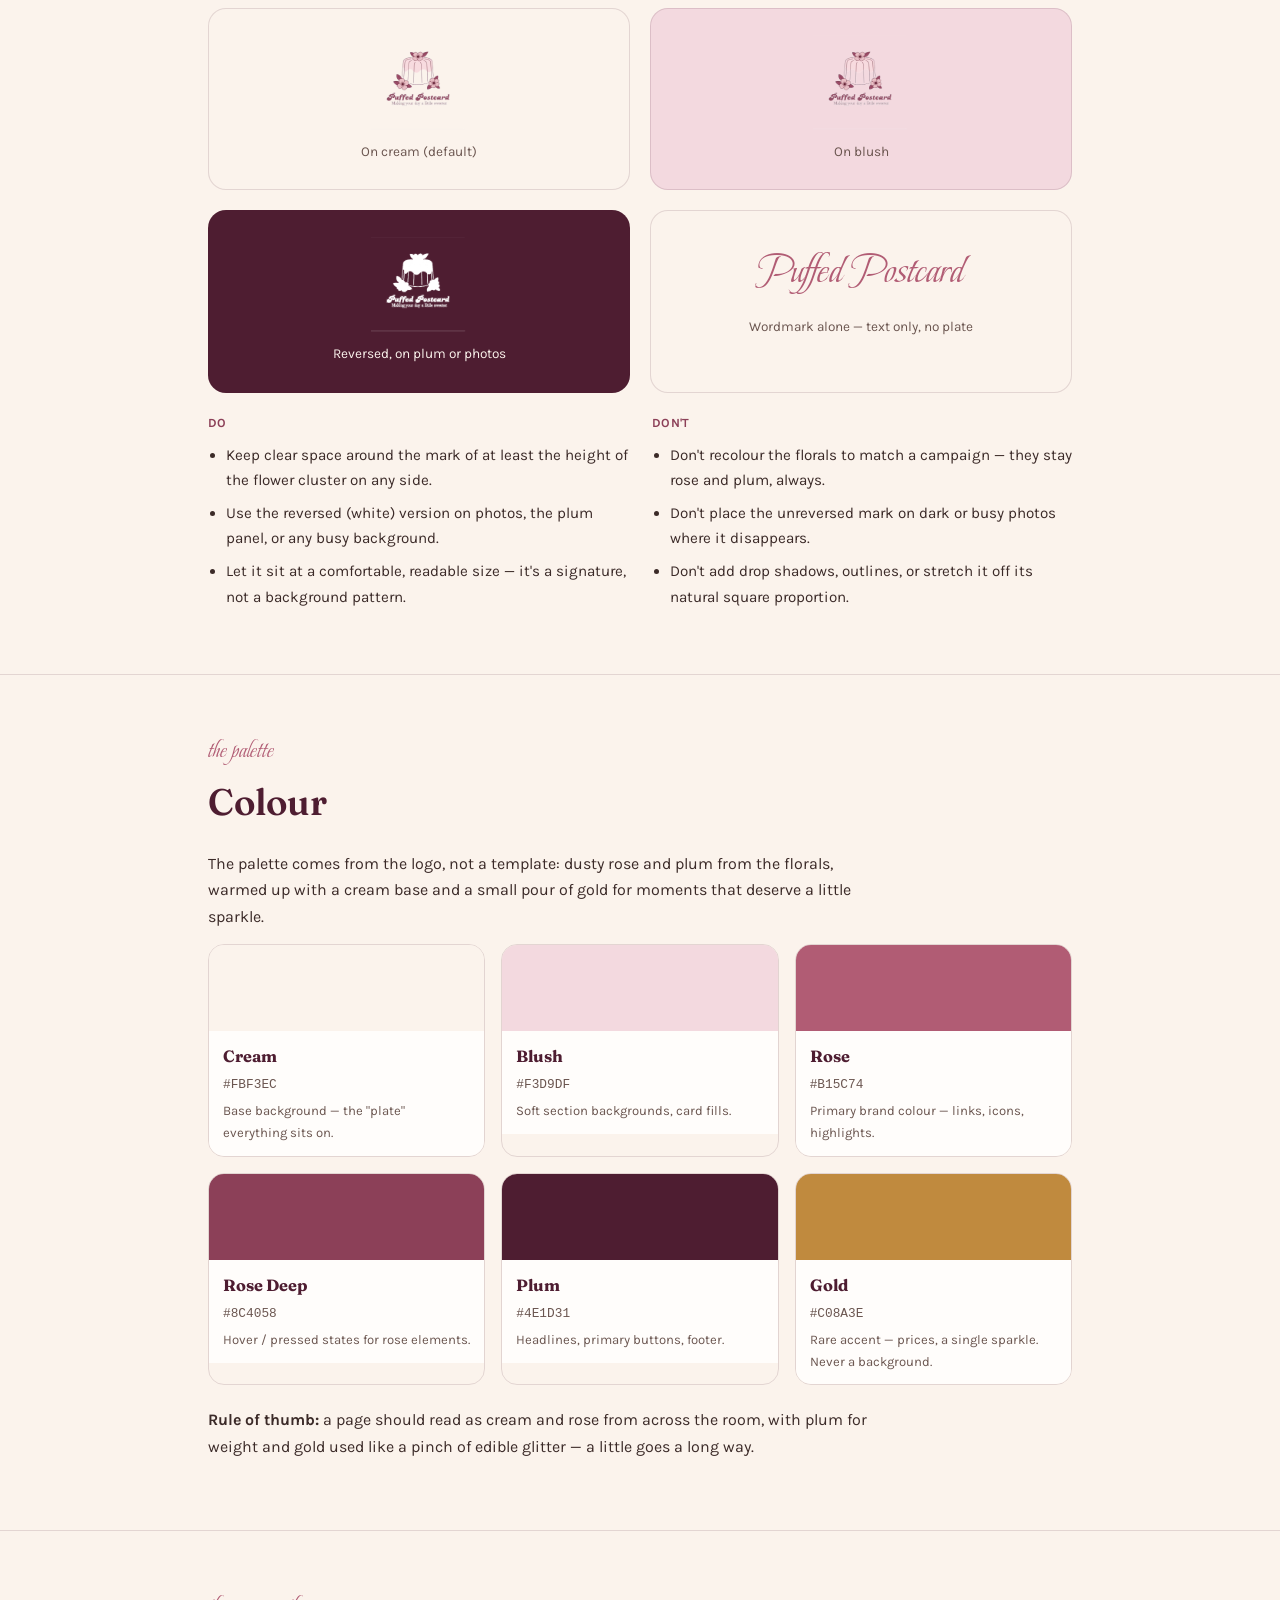
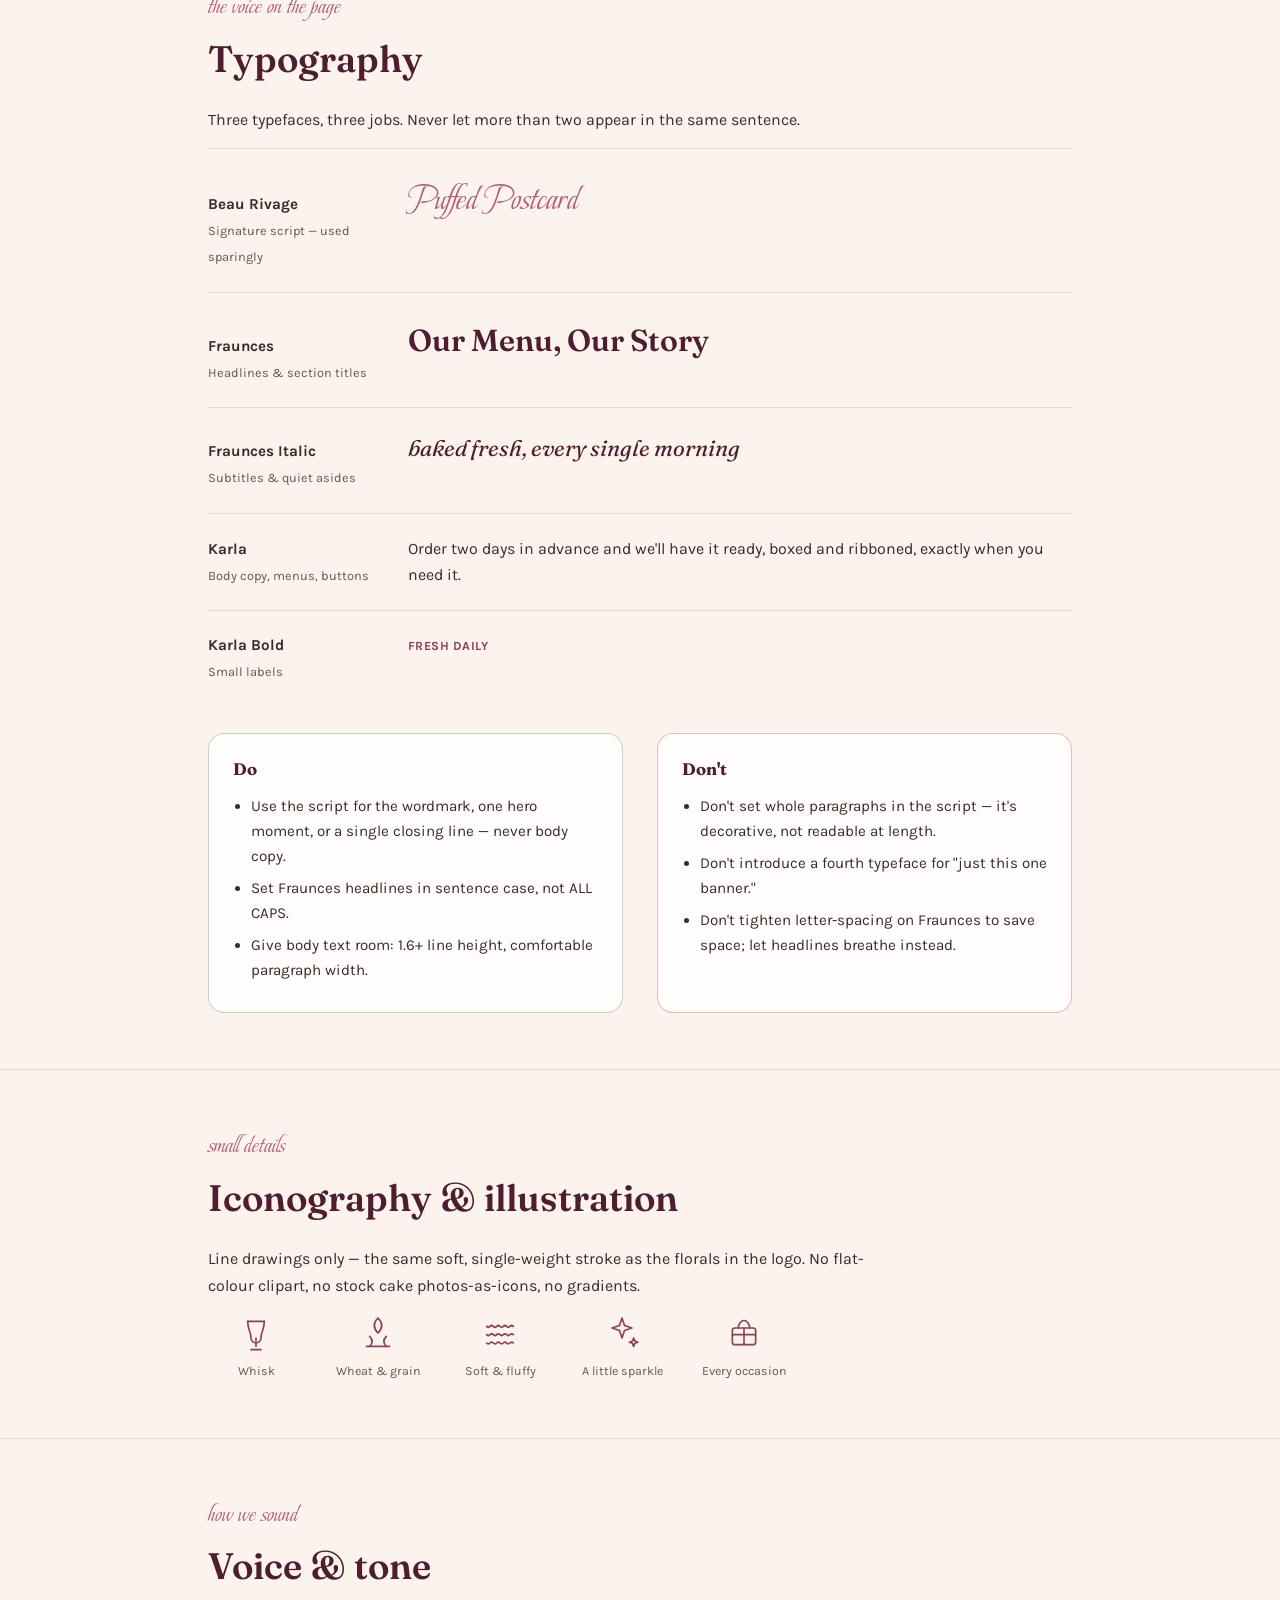
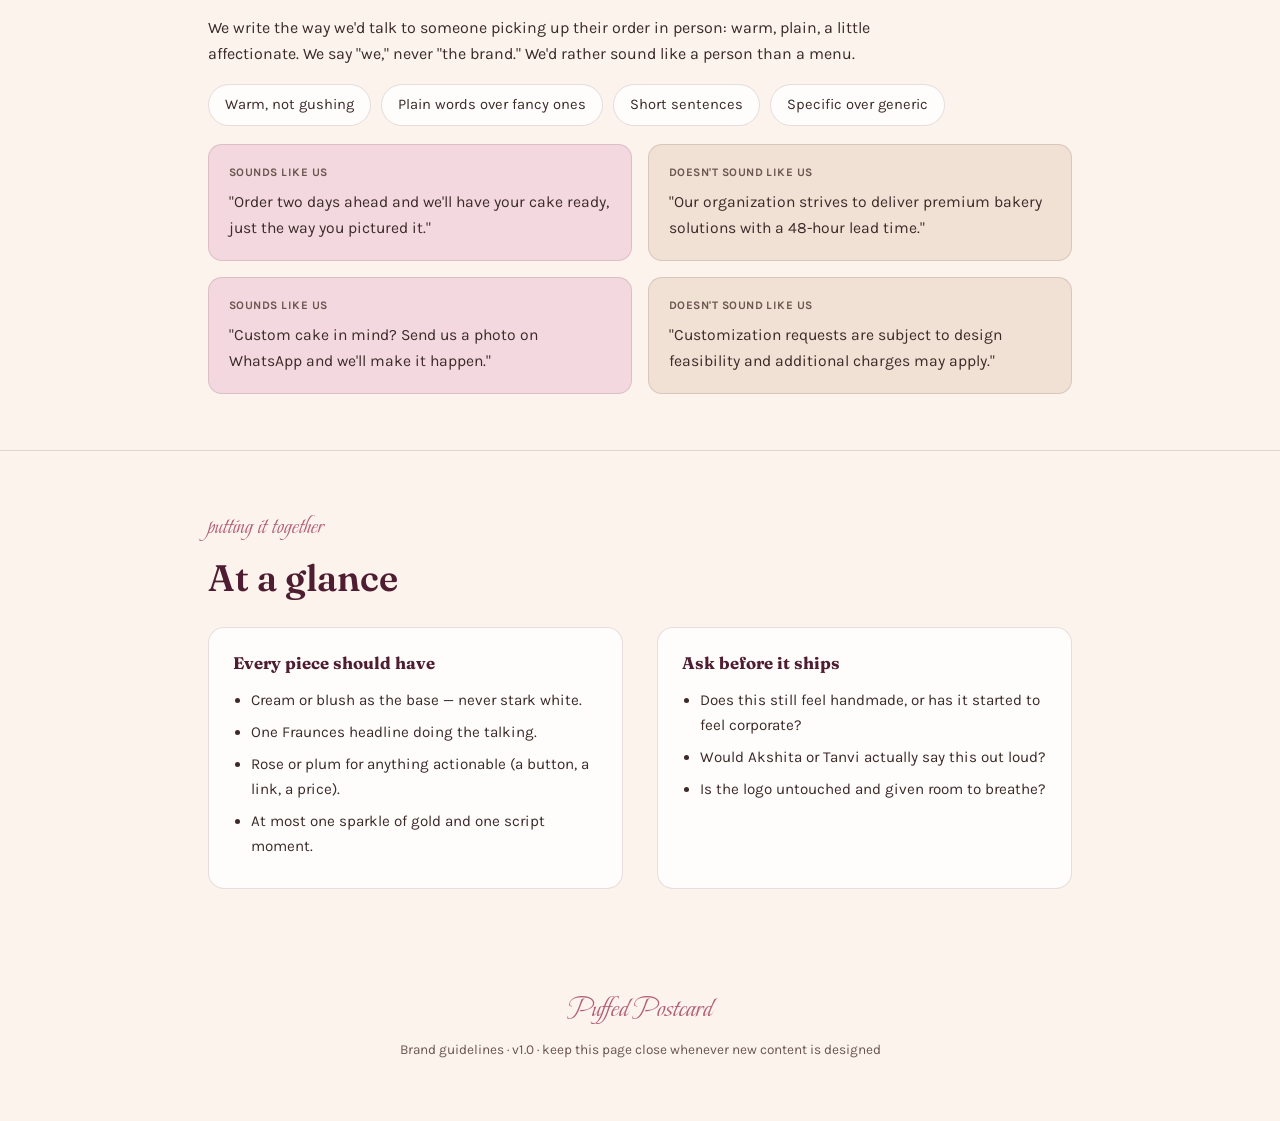
<file: brand-guidelines.html>
<!DOCTYPE html>
<html lang="en">
<head>
<meta charset="UTF-8">
<meta name="viewport" content="width=device-width, initial-scale=1.0">
<title>Puffed Postcard — Brand Guidelines</title>
<link rel="icon" type="image/png" href="assets/logo-mark.png">
<link rel="preconnect" href="https://fonts.googleapis.com">
<link rel="preconnect" href="https://fonts.gstatic.com" crossorigin>
<link href="https://fonts.googleapis.com/css2?family=Fraunces:ital,opsz,wght@0,9..144,300..700;1,9..144,400..600&family=Beau+Rivage&family=Karla:ital,wght@0,400;0,500;0,600;0,700;1,400&display=swap" rel="stylesheet">
<style>
  :root{
    --cream:#FBF3EC;
    --cream-deep:#F1E1D4;
    --blush:#F3D9DF;
    --rose:#B15C74;
    --rose-deep:#8C4058;
    --plum:#4E1D31;
    --gold:#C08A3E;
    --ink:#3B2A28;
    --ink-soft:#6B5650;
    --line: rgba(78,29,49,0.14);
    --card-bg:#FFFDFB;
    --shadow: 0 18px 40px -24px rgba(78,29,49,0.35);
    color-scheme: light;
  }
  @media (prefers-color-scheme: dark){
    :root:not([data-theme="light"]){
      --cream:#221319;
      --cream-deep:#2B1820;
      --blush:#3A2129;
      --rose:#E48FA3;
      --rose-deep:#F1AABB;
      --plum:#F7E7DE;
      --gold:#E0AE64;
      --ink:#F3E6E0;
      --ink-soft:#CDB6B0;
      --line: rgba(247,231,222,0.14);
      --card-bg:#2A171E;
      --shadow: 0 18px 40px -24px rgba(0,0,0,0.6);
      color-scheme: dark;
    }
  }
  :root[data-theme="dark"]{
    --cream:#221319;
    --cream-deep:#2B1820;
    --blush:#3A2129;
    --rose:#E48FA3;
    --rose-deep:#F1AABB;
    --plum:#F7E7DE;
    --gold:#E0AE64;
    --ink:#F3E6E0;
    --ink-soft:#CDB6B0;
    --line: rgba(247,231,222,0.14);
    --card-bg:#2A171E;
    --shadow: 0 18px 40px -24px rgba(0,0,0,0.6);
    color-scheme: dark;
  }

  *{box-sizing:border-box;}
  html{scroll-behavior:smooth;}
  body{
    margin:0;
    background:var(--cream);
    color:var(--ink);
    font-family:'Karla', sans-serif;
    line-height:1.65;
    -webkit-font-smoothing:antialiased;
  }
  img{max-width:100%; display:block;}
  a{color:var(--rose-deep);}

  .wrap{max-width:920px; margin:0 auto; padding:0 28px;}

  /* ---------- Cover ---------- */
  .cover{
    padding:80px 0 60px;
    text-align:center;
    background:
      radial-gradient(60% 50% at 18% 0%, var(--blush) 0%, transparent 60%),
      radial-gradient(50% 45% at 100% 10%, var(--cream-deep) 0%, transparent 65%),
      var(--cream);
    border-bottom:1px solid var(--line);
  }
  .cover .eyebrow{
    font-family:'Beau Rivage', cursive;
    font-size:1.7rem;
    color:var(--rose);
  }
  .cover img.logo{width:130px; margin:10px auto 6px;}
  .cover h1{
    font-family:'Fraunces', serif;
    font-weight:600;
    font-size:clamp(2.4rem, 6vw, 3.6rem);
    margin:8px 0 4px;
    color:var(--plum);
  }
  .cover p.tag{
    font-style:italic;
    font-family:'Fraunces', serif;
    color:var(--ink-soft);
    font-size:1.15rem;
    margin:0 0 22px;
  }
  .cover .meta{
    display:inline-flex; gap:10px; flex-wrap:wrap; justify-content:center;
    font-size:0.85rem; color:var(--ink-soft);
  }
  .cover .meta span{
    border:1px solid var(--line); border-radius:100px; padding:5px 14px;
    background:var(--card-bg);
  }

  section{padding:56px 0; border-bottom:1px solid var(--line);}
  section:last-of-type{border-bottom:none;}

  .kicker{
    font-family:'Beau Rivage', cursive;
    color:var(--rose);
    font-size:1.5rem;
    margin:0 0 2px;
  }
  h2{
    font-family:'Fraunces', serif;
    font-weight:600;
    font-size:clamp(1.7rem, 3.4vw, 2.3rem);
    margin:0 0 18px;
    color:var(--plum);
  }
  h3{
    font-family:'Fraunces', serif;
    font-weight:600;
    font-size:1.2rem;
    margin:0 0 8px;
    color:var(--plum);
  }
  p{margin:0 0 14px; max-width:68ch;}
  .lede{font-size:1.08rem; color:var(--ink-soft); max-width:62ch;}

  /* ---------- Mission callout ---------- */
  .callout{
    background:var(--card-bg);
    border:1px solid var(--line);
    border-radius:18px;
    padding:28px 30px;
    box-shadow:var(--shadow);
  }
  .callout p{margin:0; max-width:60ch; font-size:1.05rem;}
  .callout .sign{
    font-family:'Beau Rivage', cursive;
    color:var(--rose);
    font-size:1.6rem;
    margin-top:14px;
    display:block;
  }

  /* ---------- Personality chips ---------- */
  .chips{display:flex; flex-wrap:wrap; gap:10px; margin-top:16px;}
  .chip{
    font-size:0.92rem;
    padding:8px 16px;
    border-radius:100px;
    border:1px solid var(--line);
    background:var(--card-bg);
    color:var(--ink);
  }

  /* ---------- Logo section ---------- */
  .logo-grid{display:grid; grid-template-columns:1fr 1fr; gap:20px; margin-top:8px;}
  .logo-card{
    border:1px solid var(--line); border-radius:18px; padding:26px;
    display:flex; flex-direction:column; align-items:center; text-align:center; gap:10px;
  }
  .logo-card.on-cream{background:var(--cream);}
  .logo-card.on-blush{background:var(--blush);}
  .logo-card.on-plum{background:#4E1D31;}
  .logo-card.on-plum img{filter:brightness(0) invert(1);}
  .logo-card.on-plum .cap{color:#FBF3EC;}
  .logo-card img{width:96px;}
  .logo-card .cap{font-size:0.85rem; color:var(--ink-soft);}
  .logo-rules{margin-top:20px; display:grid; grid-template-columns:1fr 1fr; gap:24px;}
  .rule-col h4{
    font-family:'Karla', sans-serif; font-weight:700; font-size:0.78rem;
    letter-spacing:0.03em; margin:0 0 10px; color:var(--rose-deep);
  }
  .rule-col ul{margin:0; padding-left:18px;}
  .rule-col li{margin-bottom:8px; font-size:0.95rem;}

  /* ---------- Color palette ---------- */
  .swatches{display:grid; grid-template-columns:repeat(3, 1fr); gap:16px; margin-top:8px;}
  .swatch{border-radius:16px; overflow:hidden; border:1px solid var(--line);}
  .swatch .block{height:86px;}
  .swatch .label{padding:12px 14px; background:var(--card-bg);}
  .swatch .label strong{display:block; font-family:'Fraunces', serif; font-size:1.02rem; color:var(--plum);}
  .swatch .label span{font-size:0.8rem; color:var(--ink-soft); font-family:monospace, 'Karla';}
  .swatch .label em{display:block; font-style:normal; font-size:0.82rem; margin-top:4px; color:var(--ink-soft);}

  /* ---------- Type specimens ---------- */
  .type-row{
    display:flex; align-items:baseline; justify-content:space-between; gap:20px;
    padding:22px 0; border-top:1px solid var(--line); flex-wrap:wrap;
  }
  .type-row:first-of-type{border-top:none;}
  .type-row .role{width:180px; flex-shrink:0;}
  .type-row .role strong{display:block; font-size:0.95rem;}
  .type-row .role span{font-size:0.8rem; color:var(--ink-soft);}
  .type-row .sample{flex:1; min-width:220px;}
  .sample.script{font-family:'Beau Rivage', cursive; font-size:2.2rem; color:var(--rose);}
  .sample.display{font-family:'Fraunces', serif; font-weight:600; font-size:1.9rem; color:var(--plum);}
  .sample.display-i{font-family:'Fraunces', serif; font-style:italic; font-weight:400; font-size:1.4rem; color:var(--plum);}
  .sample.body{font-family:'Karla', sans-serif; font-size:1rem;}
  .sample.label{font-family:'Karla', sans-serif; font-weight:700; font-size:0.78rem; letter-spacing:0.04em; color:var(--rose-deep);}

  /* ---------- Icon row ---------- */
  .icon-row{display:flex; gap:26px; flex-wrap:wrap; margin-top:10px;}
  .icon-item{display:flex; flex-direction:column; align-items:center; gap:8px; width:96px;}
  .icon-item svg{width:40px; height:40px; color:var(--rose-deep);}
  .icon-item span{font-size:0.78rem; text-align:center; color:var(--ink-soft);}

  /* ---------- Two col ---------- */
  .two-col{display:grid; grid-template-columns:1fr 1fr; gap:34px;}
  .two-col .panel{border:1px solid var(--line); border-radius:16px; padding:22px 24px; background:var(--card-bg);}
  .panel h4{margin:0 0 10px; font-family:'Fraunces', serif; color:var(--plum); font-size:1.05rem;}
  .panel.do{border-color:rgba(76,140,90,0.35);}
  .panel.dont{border-color:rgba(180,70,70,0.35);}
  .panel ul{margin:0; padding-left:18px;}
  .panel li{margin-bottom:7px; font-size:0.95rem;}

  /* ---------- Voice examples ---------- */
  .voice-ex{
    display:grid; grid-template-columns:1fr 1fr; gap:16px; margin-top:18px;
  }
  .voice-card{border-radius:14px; padding:18px 20px; border:1px solid var(--line);}
  .voice-card.good{background:var(--blush);}
  .voice-card.bad{background:var(--cream-deep);}
  .voice-card .tag{font-size:0.72rem; font-weight:700; letter-spacing:0.04em; color:var(--ink-soft); display:block; margin-bottom:8px;}
  .voice-card p{margin:0; font-size:0.98rem; color:var(--ink);}

  footer{
    padding:40px 0 60px; text-align:center;
  }
  footer .sign{font-family:'Beau Rivage', cursive; font-size:1.8rem; color:var(--rose);}
  footer p{margin:6px auto 0; color:var(--ink-soft); font-size:0.85rem;}

  @media (max-width:720px){
    .logo-grid, .logo-rules, .two-col, .voice-ex{grid-template-columns:1fr;}
    .swatches{grid-template-columns:repeat(2,1fr);}
    .type-row{flex-direction:column; align-items:flex-start;}
    .type-row .role{width:auto;}
  }
</style>
</head>
<body>

<div class="cover">
  <div class="wrap">
    <div class="eyebrow">brand guidelines</div>
    <img class="logo" src="assets/logo-full.png" alt="Puffed Postcard logo">
    <h1>Puffed Postcard</h1>
    <p class="tag">Making your day a little sweeter</p>
    <div class="meta">
      <span>Home bakery · Bhopal</span>
      <span>@puffedpostcard</span>
      <span>v1.0</span>
    </div>
  </div>
</div>

<section id="mission">
  <div class="wrap">
    <div class="kicker">who we are</div>
    <h2>Brand overview</h2>
    <p class="lede">A home bakery run with genuine care, not a factory line. Every guideline below exists to protect one feeling: that opening a box from Puffed Postcard should feel like a gift from someone who knows you, not a purchase from a shop.</p>
    <div class="callout">
      <p>We are a passionate bakery dedicated to crafting fresh, high-quality breads, cakes, and pastries every day, using the finest ingredients to bring flavours that feel like home. Every bite is made with care and passion — freshly baked at home, with love.</p>
      <span class="sign">— the Puffed Postcard promise</span>
    </div>
    <h3 style="margin-top:32px;">Personality</h3>
    <p>If Puffed Postcard were a person, she'd be the friend who remembers your birthday, hand-writes the card, and somehow makes the cake taste like a hug. Warm, unhurried, a little romantic — never slick or corporate.</p>
    <div class="chips">
      <span class="chip">Warm &amp; homemade</span>
      <span class="chip">Personal, not corporate</span>
      <span class="chip">Gentle &amp; feminine</span>
      <span class="chip">Joyful, not loud</span>
      <span class="chip">Detail-loving</span>
      <span class="chip">Trustworthy</span>
    </div>
  </div>
</section>

<section id="logo">
  <div class="wrap">
    <div class="kicker">the mark</div>
    <h2>Logo</h2>
    <p>The jelly-mould silhouette dressed in cherry-blossom florals is the one piece of Puffed Postcard artwork that never changes. It should always appear exactly as supplied — never recoloured, redrawn, or stretched.</p>
    <div class="logo-grid">
      <div class="logo-card on-cream">
        <img src="assets/logo-full.png" alt="Logo on cream">
        <span class="cap">On cream (default)</span>
      </div>
      <div class="logo-card on-blush">
        <img src="assets/logo-full.png" alt="Logo on blush">
        <span class="cap">On blush</span>
      </div>
      <div class="logo-card on-plum">
        <img src="assets/logo-full.png" alt="Logo on plum, reversed to white">
        <span class="cap">Reversed, on plum or photos</span>
      </div>
      <div class="logo-card on-cream">
        <div style="font-family:'Beau Rivage',cursive; font-size:2.6rem; color:var(--rose);">Puffed Postcard</div>
        <span class="cap">Wordmark alone — text only, no plate</span>
      </div>
    </div>
    <div class="logo-rules">
      <div class="rule-col">
        <h4>DO</h4>
        <ul>
          <li>Keep clear space around the mark of at least the height of the flower cluster on any side.</li>
          <li>Use the reversed (white) version on photos, the plum panel, or any busy background.</li>
          <li>Let it sit at a comfortable, readable size — it's a signature, not a background pattern.</li>
        </ul>
      </div>
      <div class="rule-col">
        <h4>DON'T</h4>
        <ul>
          <li>Don't recolour the florals to match a campaign — they stay rose and plum, always.</li>
          <li>Don't place the unreversed mark on dark or busy photos where it disappears.</li>
          <li>Don't add drop shadows, outlines, or stretch it off its natural square proportion.</li>
        </ul>
      </div>
    </div>
  </div>
</section>

<section id="color">
  <div class="wrap">
    <div class="kicker">the palette</div>
    <h2>Colour</h2>
    <p>The palette comes from the logo, not a template: dusty rose and plum from the florals, warmed up with a cream base and a small pour of gold for moments that deserve a little sparkle.</p>
    <div class="swatches">
      <div class="swatch">
        <div class="block" style="background:#FBF3EC;"></div>
        <div class="label"><strong>Cream</strong><span>#FBF3EC</span><em>Base background — the "plate" everything sits on.</em></div>
      </div>
      <div class="swatch">
        <div class="block" style="background:#F3D9DF;"></div>
        <div class="label"><strong>Blush</strong><span>#F3D9DF</span><em>Soft section backgrounds, card fills.</em></div>
      </div>
      <div class="swatch">
        <div class="block" style="background:#B15C74;"></div>
        <div class="label"><strong>Rose</strong><span>#B15C74</span><em>Primary brand colour — links, icons, highlights.</em></div>
      </div>
      <div class="swatch">
        <div class="block" style="background:#8C4058;"></div>
        <div class="label"><strong>Rose Deep</strong><span>#8C4058</span><em>Hover / pressed states for rose elements.</em></div>
      </div>
      <div class="swatch">
        <div class="block" style="background:#4E1D31;"></div>
        <div class="label"><strong>Plum</strong><span>#4E1D31</span><em>Headlines, primary buttons, footer.</em></div>
      </div>
      <div class="swatch">
        <div class="block" style="background:#C08A3E;"></div>
        <div class="label"><strong>Gold</strong><span>#C08A3E</span><em>Rare accent — prices, a single sparkle. Never a background.</em></div>
      </div>
    </div>
    <p style="margin-top:22px;"><strong>Rule of thumb:</strong> a page should read as cream and rose from across the room, with plum for weight and gold used like a pinch of edible glitter — a little goes a long way.</p>
  </div>
</section>

<section id="type">
  <div class="wrap">
    <div class="kicker">the voice on the page</div>
    <h2>Typography</h2>
    <p>Three typefaces, three jobs. Never let more than two appear in the same sentence.</p>

    <div class="type-row">
      <div class="role"><strong>Beau Rivage</strong><span>Signature script — used sparingly</span></div>
      <div class="sample script">Puffed Postcard</div>
    </div>
    <div class="type-row">
      <div class="role"><strong>Fraunces</strong><span>Headlines &amp; section titles</span></div>
      <div class="sample display">Our Menu, Our Story</div>
    </div>
    <div class="type-row">
      <div class="role"><strong>Fraunces Italic</strong><span>Subtitles &amp; quiet asides</span></div>
      <div class="sample display-i">baked fresh, every single morning</div>
    </div>
    <div class="type-row">
      <div class="role"><strong>Karla</strong><span>Body copy, menus, buttons</span></div>
      <div class="sample body">Order two days in advance and we'll have it ready, boxed and ribboned, exactly when you need it.</div>
    </div>
    <div class="type-row">
      <div class="role"><strong>Karla Bold</strong><span>Small labels</span></div>
      <div class="sample label">FRESH DAILY</div>
    </div>

    <div class="two-col" style="margin-top:26px;">
      <div class="panel do">
        <h4>Do</h4>
        <ul>
          <li>Use the script for the wordmark, one hero moment, or a single closing line — never body copy.</li>
          <li>Set Fraunces headlines in sentence case, not ALL CAPS.</li>
          <li>Give body text room: 1.6+ line height, comfortable paragraph width.</li>
        </ul>
      </div>
      <div class="panel dont">
        <h4>Don't</h4>
        <ul>
          <li>Don't set whole paragraphs in the script — it's decorative, not readable at length.</li>
          <li>Don't introduce a fourth typeface for "just this one banner."</li>
          <li>Don't tighten letter-spacing on Fraunces to save space; let headlines breathe instead.</li>
        </ul>
      </div>
    </div>
  </div>
</section>

<section id="icons">
  <div class="wrap">
    <div class="kicker">small details</div>
    <h2>Iconography &amp; illustration</h2>
    <p>Line drawings only — the same soft, single-weight stroke as the florals in the logo. No flat-colour clipart, no stock cake photos-as-icons, no gradients.</p>
    <div class="icon-row">
      <div class="icon-item">
        <svg viewBox="0 0 48 48" fill="none" stroke="currentColor" stroke-width="2" stroke-linecap="round" stroke-linejoin="round" aria-hidden="true"><path d="M14 10c0 10 4 12 4 20a6 6 0 0 0 12 0c0-8 4-10 4-20"/><path d="M14 10h20"/><path d="M24 30v10"/><path d="M18 44h12"/></svg>
        <span>Whisk</span>
      </div>
      <div class="icon-item">
        <svg viewBox="0 0 48 48" fill="none" stroke="currentColor" stroke-width="2" stroke-linecap="round" stroke-linejoin="round" aria-hidden="true"><path d="M24 6c6 6 6 12 0 18-6-6-6-12 0-18Z"/><path d="M14 24c4 4 4 8 0 12" transform="translate(0 4)"/><path d="M34 24c-4 4-4 8 0 12" transform="translate(0 4)"/><path d="M10 40h28"/></svg>
        <span>Wheat &amp; grain</span>
      </div>
      <div class="icon-item">
        <svg viewBox="0 0 48 48" fill="none" stroke="currentColor" stroke-width="2" stroke-linecap="round" stroke-linejoin="round" aria-hidden="true"><path d="M8 16c4 4 4-4 8 0s4-4 8 0 4-4 8 0 4-4 8 0"/><path d="M8 26c4 4 4-4 8 0s4-4 8 0 4-4 8 0 4-4 8 0"/><path d="M8 36c4 4 4-4 8 0s4-4 8 0 4-4 8 0 4-4 8 0"/></svg>
        <span>Soft &amp; fluffy</span>
      </div>
      <div class="icon-item">
        <svg viewBox="0 0 48 48" fill="none" stroke="currentColor" stroke-width="2" stroke-linecap="round" stroke-linejoin="round" aria-hidden="true"><path d="M24 6l3 9 9 3-9 3-3 9-3-9-9-3 9-3 3-9Z"/><path d="M38 30l1.4 3.6L43 35l-3.6 1.4L38 40l-1.4-3.6L33 35l3.6-1.4L38 30Z"/></svg>
        <span>A little sparkle</span>
      </div>
      <div class="icon-item">
        <svg viewBox="0 0 48 48" fill="none" stroke="currentColor" stroke-width="2" stroke-linecap="round" stroke-linejoin="round" aria-hidden="true"><rect x="10" y="18" width="28" height="20" rx="3"/><path d="M10 26h28"/><path d="M24 18v20"/><path d="M17 18c0-5 4-9 7-9s7 4 7 9"/></svg>
        <span>Every occasion</span>
      </div>
    </div>
  </div>
</section>

<section id="voice">
  <div class="wrap">
    <div class="kicker">how we sound</div>
    <h2>Voice &amp; tone</h2>
    <p>We write the way we'd talk to someone picking up their order in person: warm, plain, a little affectionate. We say "we," never "the brand." We'd rather sound like a person than a menu.</p>
    <div class="chips">
      <span class="chip">Warm, not gushing</span>
      <span class="chip">Plain words over fancy ones</span>
      <span class="chip">Short sentences</span>
      <span class="chip">Specific over generic</span>
    </div>
    <div class="voice-ex">
      <div class="voice-card good">
        <span class="tag">SOUNDS LIKE US</span>
        <p>"Order two days ahead and we'll have your cake ready, just the way you pictured it."</p>
      </div>
      <div class="voice-card bad">
        <span class="tag">DOESN'T SOUND LIKE US</span>
        <p>"Our organization strives to deliver premium bakery solutions with a 48-hour lead time."</p>
      </div>
      <div class="voice-card good">
        <span class="tag">SOUNDS LIKE US</span>
        <p>"Custom cake in mind? Send us a photo on WhatsApp and we'll make it happen."</p>
      </div>
      <div class="voice-card bad">
        <span class="tag">DOESN'T SOUND LIKE US</span>
        <p>"Customization requests are subject to design feasibility and additional charges may apply."</p>
      </div>
    </div>
  </div>
</section>

<section id="apply">
  <div class="wrap">
    <div class="kicker">putting it together</div>
    <h2>At a glance</h2>
    <div class="two-col">
      <div class="panel">
        <h4>Every piece should have</h4>
        <ul>
          <li>Cream or blush as the base — never stark white.</li>
          <li>One Fraunces headline doing the talking.</li>
          <li>Rose or plum for anything actionable (a button, a link, a price).</li>
          <li>At most one sparkle of gold and one script moment.</li>
        </ul>
      </div>
      <div class="panel">
        <h4>Ask before it ships</h4>
        <ul>
          <li>Does this still feel handmade, or has it started to feel corporate?</li>
          <li>Would Akshita or Tanvi actually say this out loud?</li>
          <li>Is the logo untouched and given room to breathe?</li>
        </ul>
      </div>
    </div>
  </div>
</section>

<footer>
  <div class="wrap">
    <span class="sign">Puffed Postcard</span>
    <p>Brand guidelines · v1.0 · keep this page close whenever new content is designed</p>
  </div>
</footer>

</body>
</html>
</file>
<file: styles.css>
:root{
    --cream:#FBF3EC;
    --cream-deep:#F1E1D4;
    --blush:#F3D9DF;
    --rose:#B15C74;
    --rose-deep:#8C4058;
    --plum:#4E1D31;
    --surface-strong:#4E1D31;
    --on-surface-strong:#FBF3EC;
    --gold:#C08A3E;
    --ink:#3B2A28;
    --ink-soft:#6B5650;
    --line: rgba(78,29,49,0.14);
    --card-bg:#FFFDFB;
    --shadow: 0 18px 40px -24px rgba(78,29,49,0.35);
    color-scheme: light;
  }
  @media (prefers-color-scheme: dark){
    :root:not([data-theme="light"]){
      --cream:#221319;
      --cream-deep:#2B1820;
      --blush:#3A2129;
      --rose:#E48FA3;
      --rose-deep:#F1AABB;
      --plum:#F5E4DC;
      --surface-strong:#6B2E44;
      --on-surface-strong:#F5E4DC;
      --gold:#E0AE64;
      --ink:#F3E6E0;
      --ink-soft:#CDB6B0;
      --line: rgba(247,231,222,0.16);
      --card-bg:#2A171E;
      --shadow: 0 18px 40px -24px rgba(0,0,0,0.6);
      color-scheme: dark;
    }
  }
  :root[data-theme="dark"]{
    --cream:#221319;
    --cream-deep:#2B1820;
    --blush:#3A2129;
    --rose:#E48FA3;
    --rose-deep:#F1AABB;
    --plum:#F5E4DC;
    --surface-strong:#6B2E44;
    --on-surface-strong:#F5E4DC;
    --gold:#E0AE64;
    --ink:#F3E6E0;
    --ink-soft:#CDB6B0;
    --line: rgba(247,231,222,0.16);
    --card-bg:#2A171E;
    --shadow: 0 18px 40px -24px rgba(0,0,0,0.6);
    color-scheme: dark;
  }

  *{box-sizing:border-box;}
  html{scroll-behavior:smooth;}
  body{
    margin:0;
    background:var(--cream);
    color:var(--ink);
    font-family:'Karla', sans-serif;
    line-height:1.65;
    -webkit-font-smoothing:antialiased;
    overflow-x:hidden;
  }
  img{max-width:100%; display:block;}
  a{color:inherit; text-decoration:none;}
  .wrap{max-width:1080px; margin:0 auto; padding:0 24px;}
  section{padding:88px 0;}
  .kicker{
    font-family:'Beau Rivage', cursive;
    color:var(--rose);
    font-size:1.6rem;
    margin:0 0 2px;
  }
  h2{
    font-family:'Fraunces', serif;
    font-weight:600;
    font-size:clamp(1.9rem, 4vw, 2.6rem);
    margin:0 0 20px;
    color:var(--plum);
  }
  p{margin:0 0 16px;}
  .sr-only{
    position:absolute; width:1px; height:1px; padding:0; margin:-1px;
    overflow:hidden; clip:rect(0,0,0,0); white-space:nowrap; border:0;
  }
  :focus-visible{outline:3px solid var(--rose-deep); outline-offset:3px;}

  /* ---------- buttons ---------- */
  .btn{
    display:inline-flex; align-items:center; gap:8px;
    font-family:'Karla', sans-serif; font-weight:700; font-size:0.95rem;
    padding:14px 26px; border-radius:100px; border:1px solid transparent;
    cursor:pointer; transition:transform .15s ease, box-shadow .15s ease;
  }
  .btn:hover{transform:translateY(-2px);}
  .btn-primary{background:var(--surface-strong); color:var(--on-surface-strong);}
  .btn-primary:hover{box-shadow:0 12px 26px -12px var(--surface-strong);}
  .btn-ghost{background:transparent; color:var(--plum); border-color:var(--plum);}
  .btn-outline{background:transparent; border-color:currentColor;}

  /* ---------- nav ---------- */
  .nav{
    position:sticky; top:0; z-index:50;
    background:color-mix(in srgb, var(--cream) 88%, transparent);
    backdrop-filter:blur(10px);
    border-bottom:1px solid var(--line);
  }
  .nav .wrap{
    display:flex; align-items:center; justify-content:space-between;
    padding-top:12px; padding-bottom:12px;
  }
  .brand{display:flex; align-items:center; gap:10px;}
  .brand img{width:34px; height:auto;}
  .brand span{font-family:'Beau Rivage', cursive; font-size:1.5rem; color:var(--rose);}
  .nav-links{display:flex; align-items:center; gap:26px; font-size:0.92rem; font-weight:600;}
  .nav-links a{color:var(--ink-soft);}
  .nav-links a:hover{color:var(--rose-deep);}
  .nav-cta{display:none;}
  @media(min-width:720px){.nav-cta{display:inline-flex;}}
  .nav-links .mobile-only, .nav .mobile-hide{display:none;}
  @media(max-width:719px){
    .nav-links a:not(.nav-order){display:none;}
    .nav-links{gap:14px;}
  }

  /* ---------- theme toggle ---------- */
  .theme-toggle{
    display:inline-flex; align-items:center; justify-content:center; flex-shrink:0;
    width:38px; height:38px; border-radius:50%; border:1px solid var(--line);
    background:var(--card-bg); color:var(--ink-soft); cursor:pointer;
    margin-left:14px; padding:0; transition:color .15s ease, border-color .15s ease;
  }
  .theme-toggle:hover{color:var(--rose-deep); border-color:var(--rose-deep);}
  .theme-toggle svg{width:18px; height:18px;}
  .theme-toggle .icon-moon{display:none;}
  @media (prefers-color-scheme: dark){
    :root:not([data-theme="light"]) .theme-toggle .icon-sun{display:none;}
    :root:not([data-theme="light"]) .theme-toggle .icon-moon{display:block;}
  }
  :root[data-theme="dark"] .theme-toggle .icon-sun{display:none;}
  :root[data-theme="dark"] .theme-toggle .icon-moon{display:block;}
  :root[data-theme="light"] .theme-toggle .icon-sun{display:block;}
  :root[data-theme="light"] .theme-toggle .icon-moon{display:none;}

  /* logo-mark.png is drawn in plum/rose tones for a light background; on a
     dark background it loses contrast. Rather than flattening it to a
     solid silhouette (which erases the flower petal/leaf detail), give it
     a fixed light plate behind it so its own colours stay intact. Padding
     is a fixed px value (not %) since percentage padding on an <img>
     resolves against the containing block's width, not the image's own
     rendered size, and would blow out of proportion here. */
  @media (prefers-color-scheme: dark){
    :root:not([data-theme="light"]) .logo-mark{
      background:#FBF3EC; border-radius:20%;
      box-shadow:0 10px 24px -12px rgba(0,0,0,.5);
    }
    :root:not([data-theme="light"]) .brand .logo-mark,
    :root:not([data-theme="light"]) .foot-brand .logo-mark{
      padding:6px;
    }
    :root:not([data-theme="light"]) .hero-logo.logo-mark{
      padding:22px;
    }
  }
  :root[data-theme="dark"] .logo-mark{
    background:#FBF3EC; border-radius:20%;
    box-shadow:0 10px 24px -12px rgba(0,0,0,.5);
  }
  :root[data-theme="dark"] .brand .logo-mark,
  :root[data-theme="dark"] .foot-brand .logo-mark{
    padding:6px;
  }
  :root[data-theme="dark"] .hero-logo.logo-mark{
    padding:22px;
  }

  /* ---------- hero ---------- */
  .hero{
    position:relative;
    padding:70px 0 40px;
    text-align:center;
    background:
      radial-gradient(55% 50% at 15% 10%, var(--blush) 0%, transparent 62%),
      radial-gradient(50% 45% at 100% 0%, var(--cream-deep) 0%, transparent 65%),
      var(--cream);
    overflow:hidden;
  }
  .hero .spark{position:absolute; color:var(--gold); opacity:.8;}
  .hero .spark svg{width:22px; height:22px;}
  .spark.s1{top:18%; left:9%; animation:twinkle 3.4s ease-in-out infinite;}
  .spark.s2{top:65%; left:6%;}
  .spark.s3{top:22%; right:10%;}
  .spark.s4{top:70%; right:8%; animation:twinkle 3.4s ease-in-out infinite 1.2s;}
  @keyframes twinkle{0%,100%{opacity:.35; transform:scale(0.85);}50%{opacity:1; transform:scale(1);}}
  @media (prefers-reduced-motion: reduce){ .spark{animation:none !important;} }

  .hero-logo{width:min(200px, 44vw); margin:10px auto 0;}
  .hero-word{
    font-family:'Beau Rivage', cursive; color:var(--rose);
    font-size:clamp(2.4rem, 8vw, 3.4rem); line-height:1; margin:6px 0 2px;
  }
  .hero-tag{
    font-family:'Fraunces', serif; font-style:italic; color:var(--ink-soft);
    font-size:1.05rem; margin:0 0 28px;
  }
  .hero p.lead{
    max-width:52ch; margin:0 auto 30px; font-size:1.08rem; color:var(--ink-soft);
  }
  .hero-ctas{display:flex; gap:14px; justify-content:center; flex-wrap:wrap; margin-bottom:56px;}

  .wave{display:block; width:100%; height:48px; margin-bottom:-6px;}
  .wave path{fill:var(--cream);}

  /* ---------- about ---------- */
  #about{background:var(--cream);}
  .about-grid{display:grid; grid-template-columns:1.1fr 0.9fr; gap:52px; align-items:center;}
  .about-grid p{max-width:56ch; color:var(--ink);}
  .about-sign{font-family:'Beau Rivage', cursive; color:var(--rose); font-size:1.7rem; display:block; margin:18px 0 26px;}
  .chip-row{display:flex; gap:10px; flex-wrap:wrap;}
  .chip{
    font-size:0.86rem; font-weight:600; padding:9px 18px; border-radius:100px;
    background:var(--blush); color:var(--rose-deep);
  }
  .about-art{
    aspect-ratio:1; border-radius:50% 50% 48% 52% / 52% 48% 52% 48%;
    background:var(--blush); overflow:hidden;
  }
  .about-art img{width:100%; height:100%; object-fit:cover;}

  /* ---------- specialties ---------- */
  #specialties{background:var(--blush);}
  .spec-row{
    display:grid; grid-template-columns:repeat(5, 1fr); gap:26px; text-align:center;
  }
  .spec-item svg{width:42px; height:42px; color:var(--rose-deep); margin:0 auto 14px;}
  .spec-item span{font-size:0.92rem; font-weight:600; color:var(--ink);}
  @media(max-width:860px){.spec-row{grid-template-columns:repeat(2,1fr);} .spec-item{margin-bottom:8px;}}

  /* ---------- menu ---------- */
  #menu{
    background:var(--cream-deep);
    clip-path: polygon(0% 3.6%, 3% 0.4%, 6% 3%, 9% 0.6%, 12% 3.2%, 15% 0.3%, 18% 2.8%, 21% 0.7%, 24% 3.4%, 27% 0.2%, 30% 2.9%, 33% 0.6%, 36% 3.1%, 39% 0.4%, 42% 2.7%, 45% 0.8%, 48% 3.3%, 51% 0.3%, 54% 2.8%, 57% 0.6%, 60% 3.2%, 63% 0.4%, 66% 2.9%, 69% 0.7%, 72% 3.4%, 75% 0.3%, 78% 2.8%, 81% 0.6%, 84% 3.1%, 87% 0.4%, 90% 2.7%, 93% 0.8%, 96% 3.3%, 100% 0%, 100% 100%, 0% 100%);
    padding-top:120px;
  }
  .menu-tabs{margin-top:10px;}
  .mtab-input{position:absolute; opacity:0; pointer-events:none;}
  .tab-bar{display:flex; gap:10px; flex-wrap:wrap; justify-content:center; margin-bottom:34px;}
  .tab-bar label{
    font-weight:700; font-size:0.9rem; padding:10px 20px; border-radius:100px;
    background:var(--card-bg); color:var(--ink-soft); cursor:pointer; border:1px solid var(--line);
    transition:background .15s ease, color .15s ease;
  }
  .tab-panel{display:none;}
  #mtab-cakes:checked ~ .tab-bar label[for="mtab-cakes"],
  #mtab-brownies:checked ~ .tab-bar label[for="mtab-brownies"],
  #mtab-cupcakes:checked ~ .tab-bar label[for="mtab-cupcakes"],
  #mtab-cookies:checked ~ .tab-bar label[for="mtab-cookies"],
  #mtab-jarcakes:checked ~ .tab-bar label[for="mtab-jarcakes"],
  #mtab-more:checked ~ .tab-bar label[for="mtab-more"]{
    background:var(--surface-strong); color:var(--on-surface-strong);
  }
  #mtab-cakes:checked ~ .panel-cakes{display:block;}
  #mtab-brownies:checked ~ .panel-brownies{display:block;}
  #mtab-cupcakes:checked ~ .panel-cupcakes{display:block;}
  #mtab-cookies:checked ~ .panel-cookies{display:block;}
  #mtab-jarcakes:checked ~ .panel-jarcakes{display:block;}
  #mtab-more:checked ~ .panel-more{display:block;}
  #mtab-cakes:focus-visible ~ .tab-bar label[for="mtab-cakes"],
  #mtab-brownies:focus-visible ~ .tab-bar label[for="mtab-brownies"],
  #mtab-cupcakes:focus-visible ~ .tab-bar label[for="mtab-cupcakes"],
  #mtab-cookies:focus-visible ~ .tab-bar label[for="mtab-cookies"],
  #mtab-jarcakes:focus-visible ~ .tab-bar label[for="mtab-jarcakes"],
  #mtab-more:focus-visible ~ .tab-bar label[for="mtab-more"]{
    outline:3px solid var(--rose-deep); outline-offset:3px;
  }

  .menu-card{
    background:var(--card-bg); border:1px solid var(--line); border-radius:22px;
    padding:36px clamp(20px,5vw,44px); box-shadow:var(--shadow); max-width:760px; margin:0 auto;
  }
  table.price-table{width:100%; border-collapse:collapse;}
  table.price-table th, table.price-table td{
    text-align:left; padding:12px 10px; border-bottom:1px solid var(--line); font-size:0.96rem;
  }
  table.price-table th{
    font-family:'Karla', sans-serif; font-weight:700; font-size:0.78rem; letter-spacing:.02em;
    color:var(--ink-soft);
  }
  table.price-table td.flavour{font-family:'Fraunces', serif; font-weight:500; color:var(--plum); font-size:1.02rem;}
  table.price-table td.price{font-variant-numeric:tabular-nums; color:var(--rose-deep); font-weight:700;}
  table.price-table th.num, table.price-table td.num{text-align:right;}

  .piece-list{list-style:none; margin:0; padding:0;}
  .piece-list li{
    display:flex; justify-content:space-between; align-items:baseline; gap:12px;
    padding:14px 0; border-bottom:1px solid var(--line);
  }
  .piece-list li:last-of-type{border-bottom:none;}
  .piece-list .name{font-family:'Fraunces', serif; font-size:1.08rem; color:var(--plum);}
  .piece-list .price{font-weight:700; color:var(--rose-deep); font-variant-numeric:tabular-nums;}

  /* ---------- "new item" badge ---------- */
  /* Usage: <span class="badge-new">New</span> right after a flavour/name */
  .badge-new{
    display:inline-block; font-family:'Karla', sans-serif; font-weight:700; font-size:0.62rem;
    letter-spacing:0.04em; text-transform:uppercase; color:#fff; background:var(--gold);
    padding:2px 8px; border-radius:100px; margin-left:8px; vertical-align:middle;
  }
  .menu-note{font-size:0.86rem; color:var(--ink-soft); margin-top:14px;}

  /* ---------- stall event ---------- */
  #stall-event{background:var(--blush);}
  #stall-event .menu-card{max-width:640px;}
  .event-meta{
    text-align:center; font-size:0.92rem; font-weight:600; color:var(--rose-deep);
    margin:0 0 30px;
  }
  .menu-subcat{
    font-family:'Fraunces', serif; font-weight:600; color:var(--plum); font-size:1rem;
    margin:24px 0 4px;
  }
  .menu-subcat:first-of-type{margin-top:20px;}
  .menu-subunit{font-family:'Karla', sans-serif; font-weight:400; font-size:0.8rem; color:var(--ink-soft);}

  /* ---------- combo offer callout ---------- */
  .combo-accent{
    display:flex; align-items:center; gap:8px; margin:14px 0 0;
    font-family:'Karla', sans-serif; font-weight:700; font-size:0.95rem; color:var(--gold);
  }
  .combo-accent svg{width:18px; height:18px; flex-shrink:0;}
  .combo-pill{
    display:inline-flex; align-items:center; gap:6px;
    background:var(--gold); color:#fff; font-family:'Karla', sans-serif;
    font-weight:700; font-size:0.88rem; padding:8px 18px; border-radius:100px;
    margin-top:16px;
  }

  .more-grid{display:grid; grid-template-columns:repeat(3,1fr); gap:16px; margin-bottom:20px;}
  .more-card{
    border:1px dashed var(--line); border-radius:16px; padding:20px; text-align:center;
  }
  .more-card strong{display:block; font-family:'Fraunces', serif; color:var(--plum); margin-bottom:6px;}
  .more-card span{font-size:0.85rem; color:var(--ink-soft);}
  @media(max-width:640px){.more-grid{grid-template-columns:1fr;}}

  .menu-foot{text-align:center; margin-top:34px; font-size:0.9rem; color:var(--ink-soft);}

  /* ---------- reels ---------- */
  #reels{background:var(--cream); text-align:center;}
  .reel-viewport{overflow:hidden; margin:36px 0 30px; -webkit-mask-image:linear-gradient(90deg,transparent,#000 6%,#000 94%,transparent); mask-image:linear-gradient(90deg,transparent,#000 6%,#000 94%,transparent);}
  .reel-track{display:flex; gap:20px; width:max-content; animation:scroll-left 36s linear infinite;}
  .reel-track:hover{animation-play-state:paused;}
  @keyframes scroll-left{from{transform:translateX(0);}to{transform:translateX(-50%);}}
  @media (prefers-reduced-motion: reduce){
    .reel-track{animation:none; overflow-x:auto; scroll-snap-type:x proximity;}
  }
  .reel-card{
    position:relative; overflow:hidden;
    width:200px; flex-shrink:0; border-radius:20px; padding:24px 18px;
    background:linear-gradient(160deg, var(--surface-strong), var(--rose-deep));
    color:#fff; text-align:left; display:flex; flex-direction:column; gap:34px;
    aspect-ratio:9/14; justify-content:space-between;
  }
  .reel-card video{
    position:absolute; inset:0; width:100%; height:100%; object-fit:cover; z-index:0;
  }
  .reel-card::after{
    content:""; position:absolute; inset:0; z-index:1;
    background:linear-gradient(180deg, rgba(0,0,0,.4) 0%, rgba(0,0,0,0) 32%, rgba(0,0,0,.1) 58%, rgba(0,0,0,.6) 100%);
  }
  .reel-card > *{ position:relative; z-index:2; }
  .reel-card .play{
    width:38px; height:38px; border-radius:50%; background:rgba(255,255,255,.18);
    backdrop-filter:blur(2px);
    display:flex; align-items:center; justify-content:center;
  }
  .reel-card .play svg{width:16px; height:16px; color:#fff;}
  .reel-card .cap{font-family:'Fraunces', serif; font-size:1.05rem; line-height:1.35;}
  .reel-card .watch{font-size:0.78rem; font-weight:700; opacity:.85;}
  .reel-cta{margin-top:6px;}

  /* ---------- order/contact ---------- */
  #order{
    background:var(--surface-strong); color:var(--on-surface-strong); text-align:center;
  }
  #order .kicker{color:var(--rose-deep);}
  #order h2{color:var(--on-surface-strong);}
  #order p.lead{max-width:50ch; margin:0 auto 30px; opacity:.85;}
  .order-ctas{display:flex; gap:14px; justify-content:center; flex-wrap:wrap; margin-bottom:34px;}
  #order .btn-primary{background:var(--on-surface-strong); color:var(--surface-strong);}
  #order .btn-outline{border-color:currentColor; color:var(--on-surface-strong); opacity:.9;}
  .order-addr{font-size:0.92rem; opacity:.75;}

  /* ---------- footer ---------- */
  footer{background:var(--cream-deep); padding:50px 0 34px;}
  .foot-grid{display:flex; justify-content:space-between; align-items:flex-start; flex-wrap:wrap; gap:30px;}
  .foot-brand{display:flex; align-items:center; gap:10px;}
  .foot-brand img{width:36px;}
  .foot-brand span{font-family:'Beau Rivage', cursive; font-size:1.6rem; color:var(--rose);}
  .foot-col h5{font-size:0.78rem; letter-spacing:.03em; color:var(--ink-soft); margin:0 0 10px; font-weight:700;}
  .foot-col a, .foot-col p{display:block; font-size:0.92rem; margin:0 0 8px; color:var(--ink);}
  .foot-col a:hover{color:var(--rose-deep);}
  .foot-bottom{
    margin-top:36px; padding-top:20px; border-top:1px solid var(--line);
    text-align:center; font-size:0.8rem; color:var(--ink-soft);
  }

  @media(max-width:860px){
    .about-grid{grid-template-columns:1fr;}
    .about-art{max-width:280px; margin:0 auto;}
  }

  /* ---------- gallery ---------- */
  #gallery{background:var(--cream);}
  .gallery-grid{
    display:grid; grid-template-columns:repeat(3, 1fr); gap:16px; margin-top:30px;
  }
  .gallery-grid img{
    width:100%; height:100%; aspect-ratio:3/4; object-fit:cover; border-radius:16px;
    box-shadow:var(--shadow); transition:transform .2s ease;
  }
  .gallery-grid img:hover{transform:scale(1.03);}
  @media(max-width:640px){
    .gallery-grid{grid-template-columns:repeat(2,1fr); gap:12px;}
  }

  /* ---------- testimonials ---------- */
  #testimonials{background:var(--blush);}
  .testi-grid{
    display:flex; flex-wrap:wrap; justify-content:center; gap:24px; margin-top:8px;
  }
  .testi-card{
    background:var(--card-bg); border:1px solid var(--line); border-radius:18px;
    padding:28px 26px; box-shadow:var(--shadow);
    flex:1 1 300px; max-width:340px;
  }
  .testi-card svg{width:24px; height:24px; color:var(--rose); margin-bottom:14px;}
  .testi-card p{font-family:'Fraunces', serif; font-style:italic; font-size:1.04rem; color:var(--ink); margin:0 0 16px;}
  .testi-card .who{font-weight:700; font-size:0.85rem; color:var(--rose-deep);}
</file>
